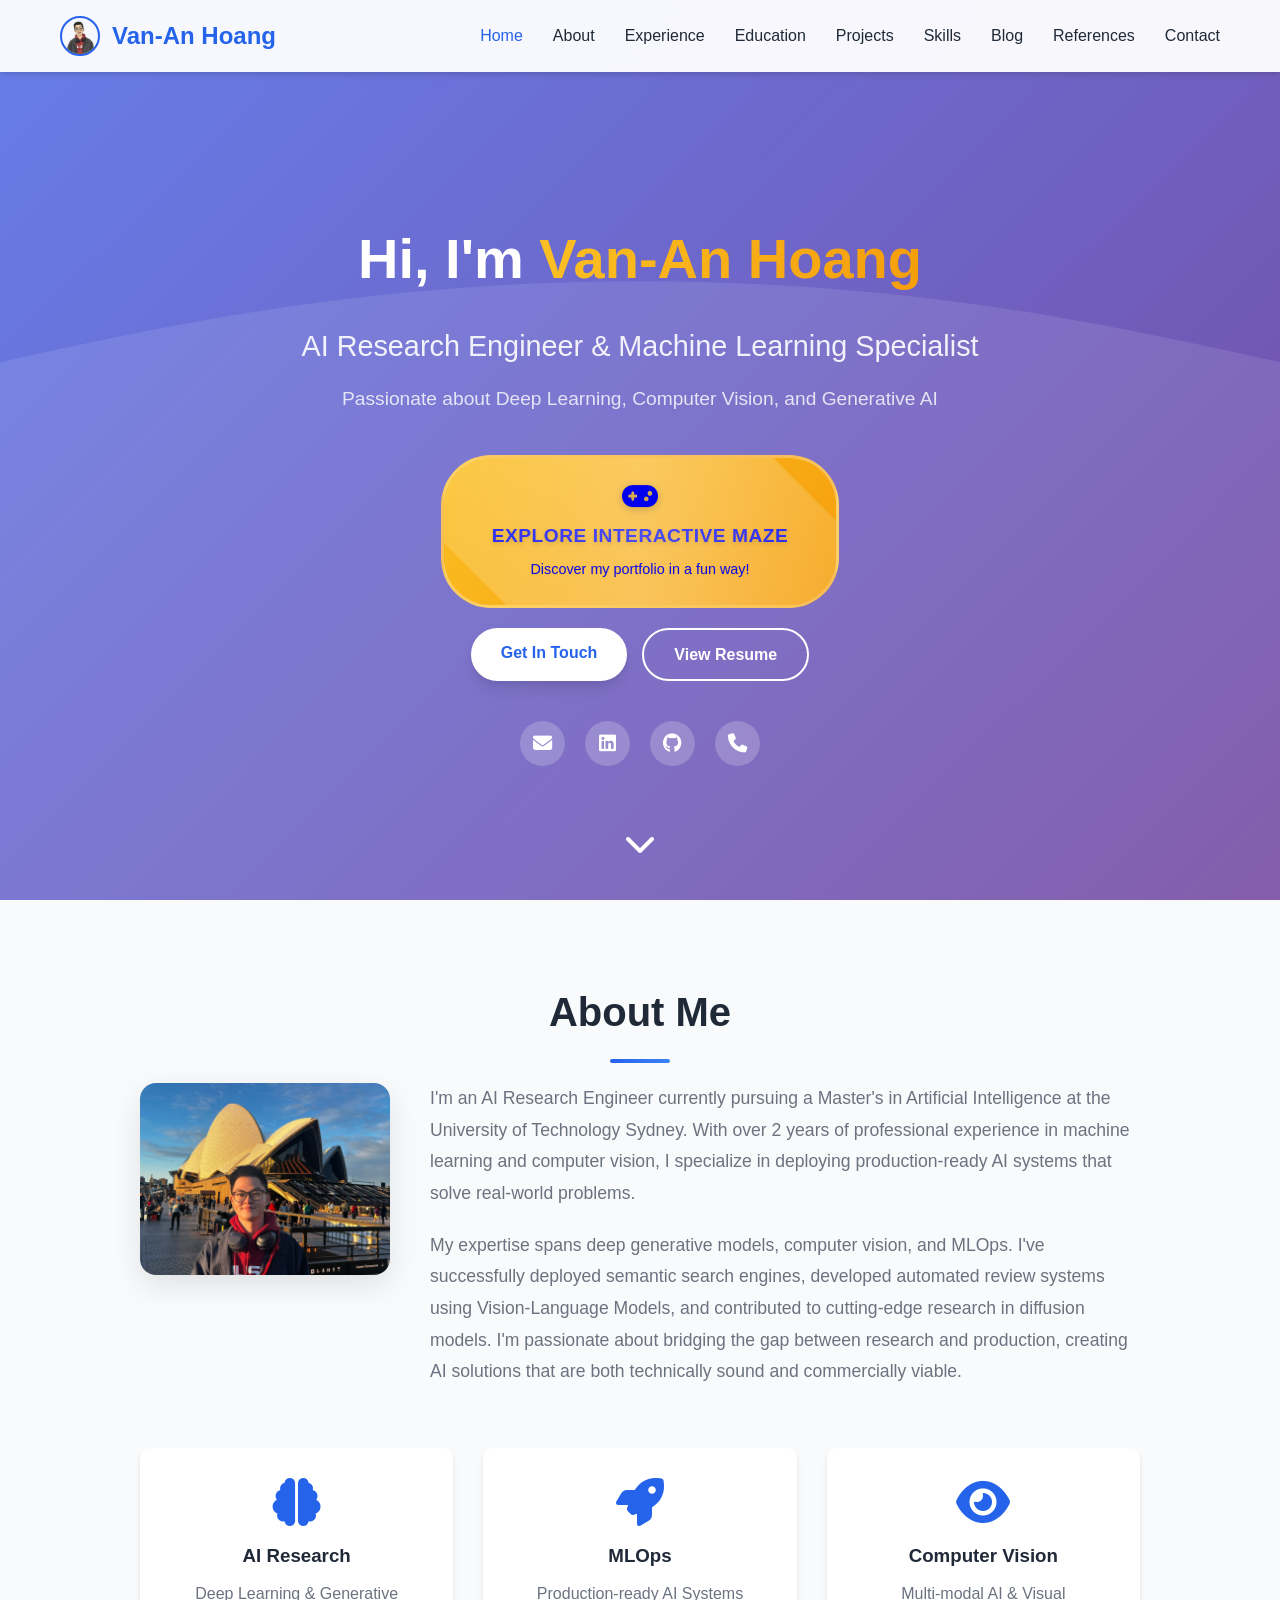
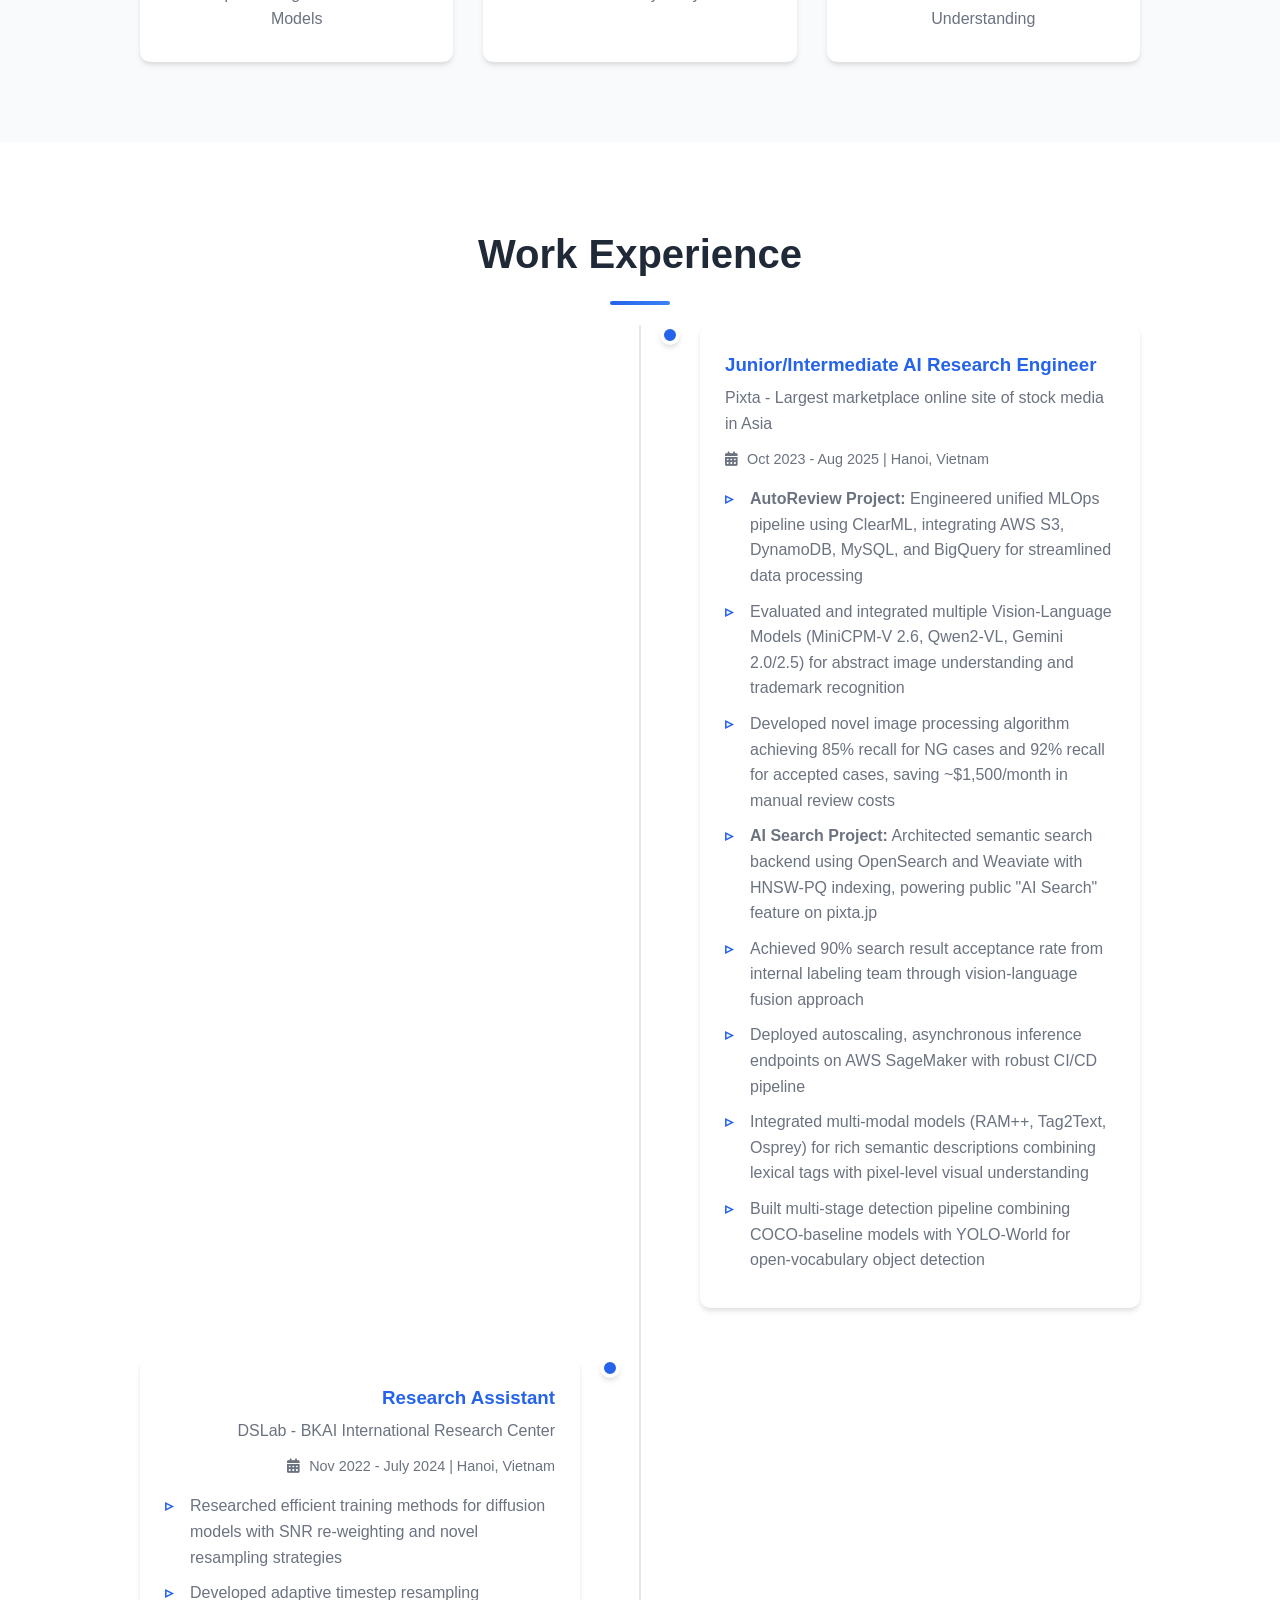
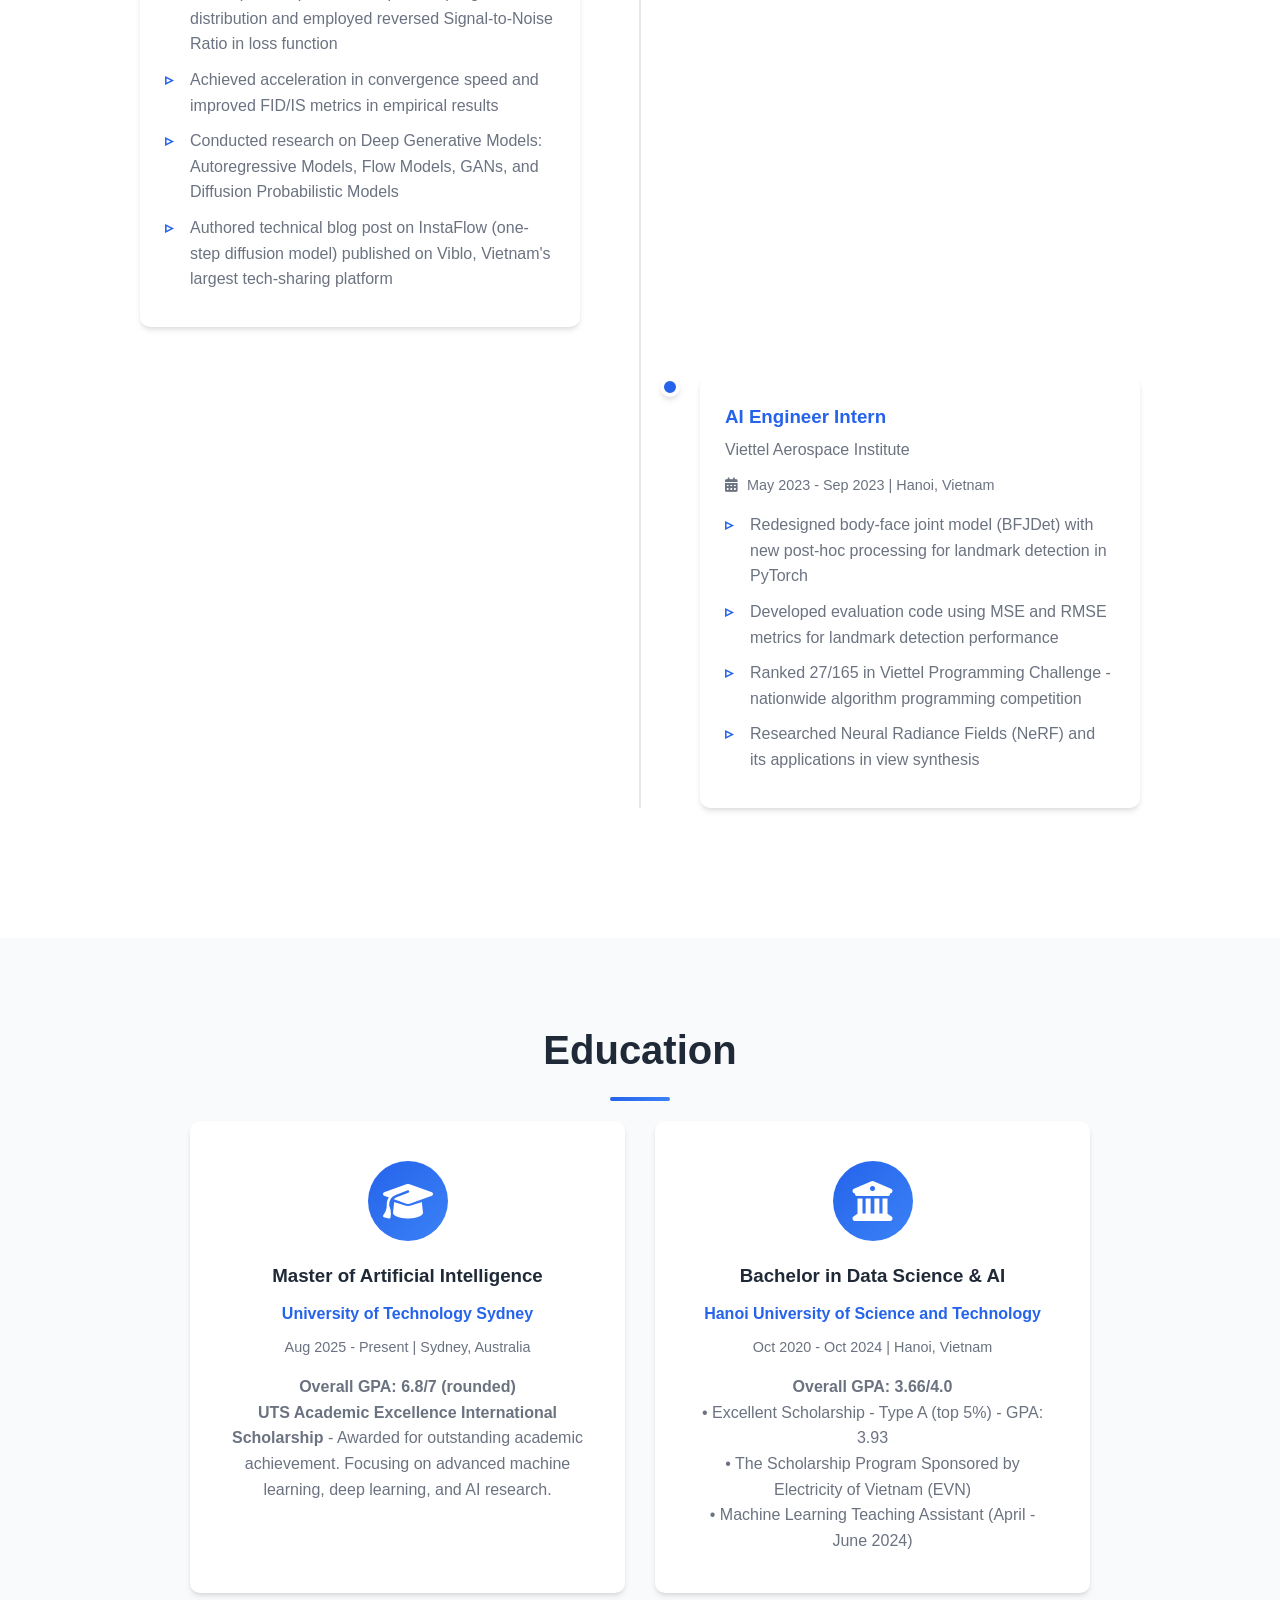
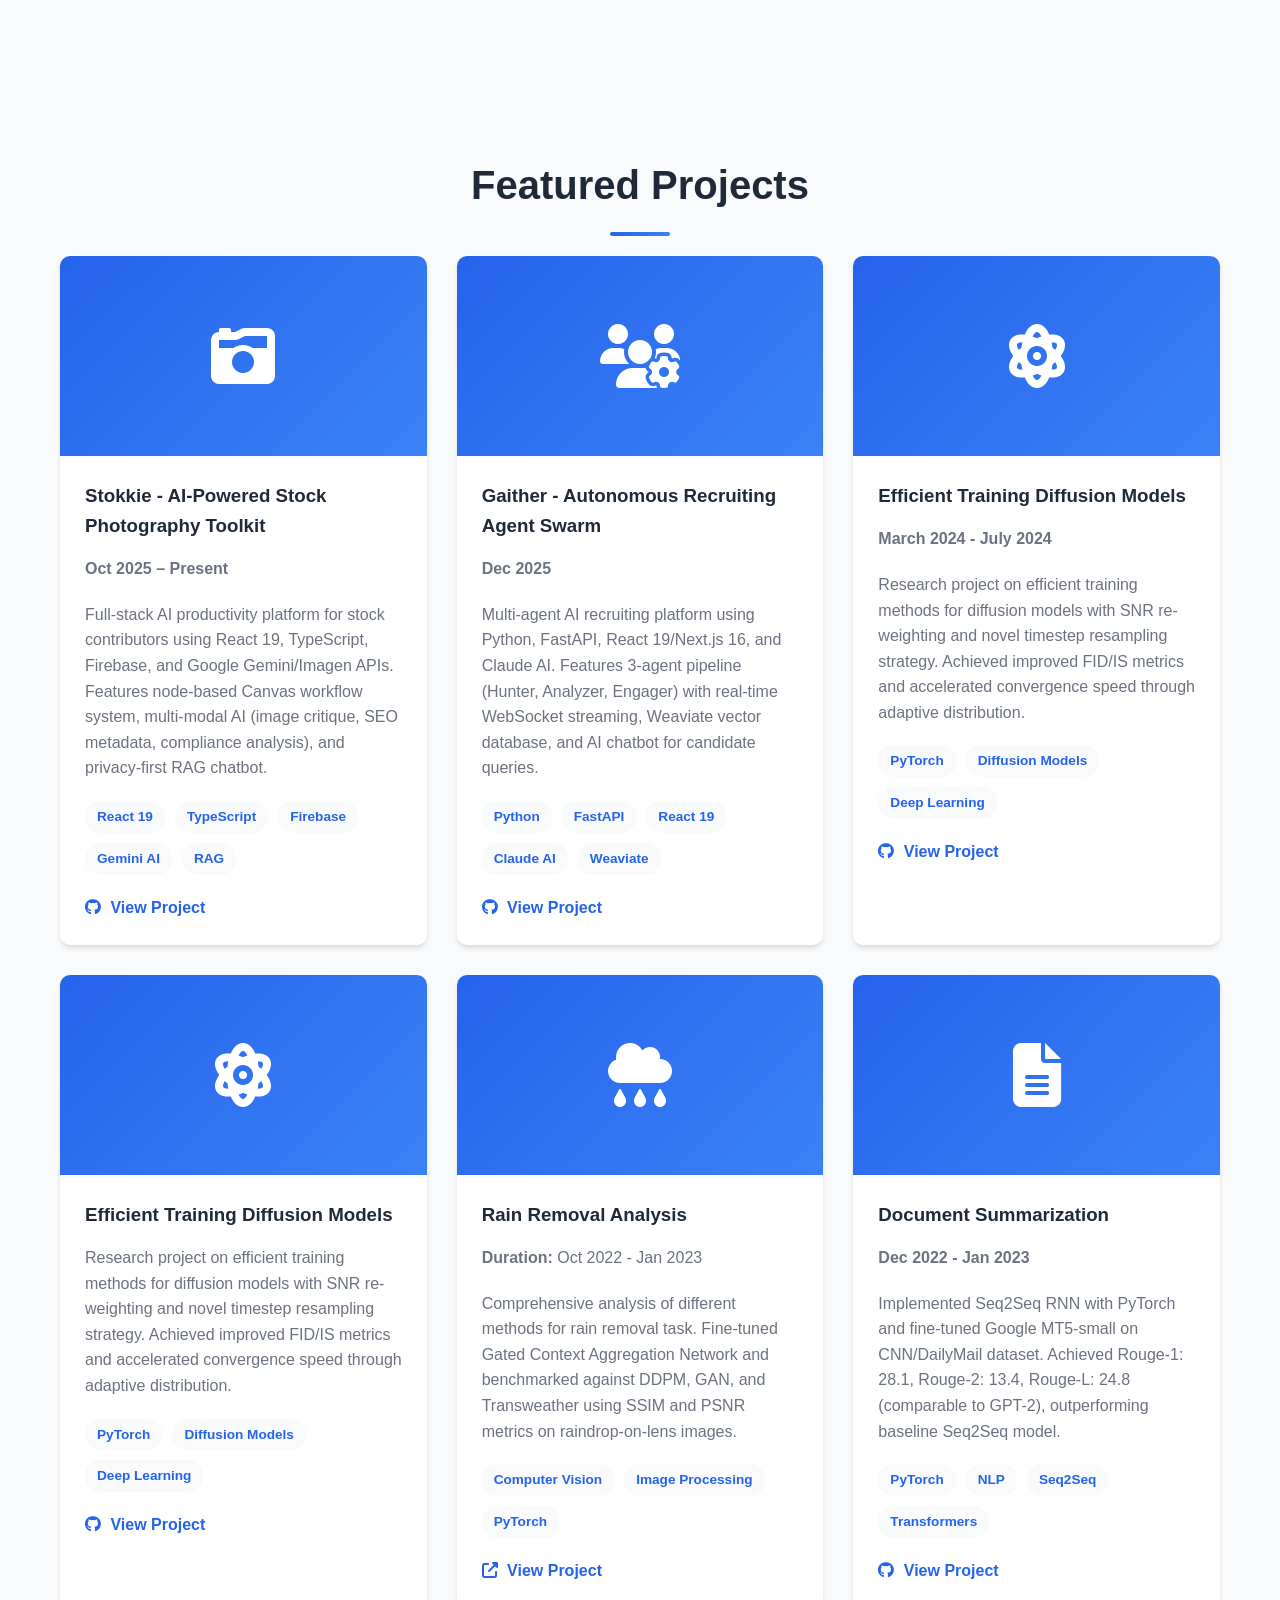
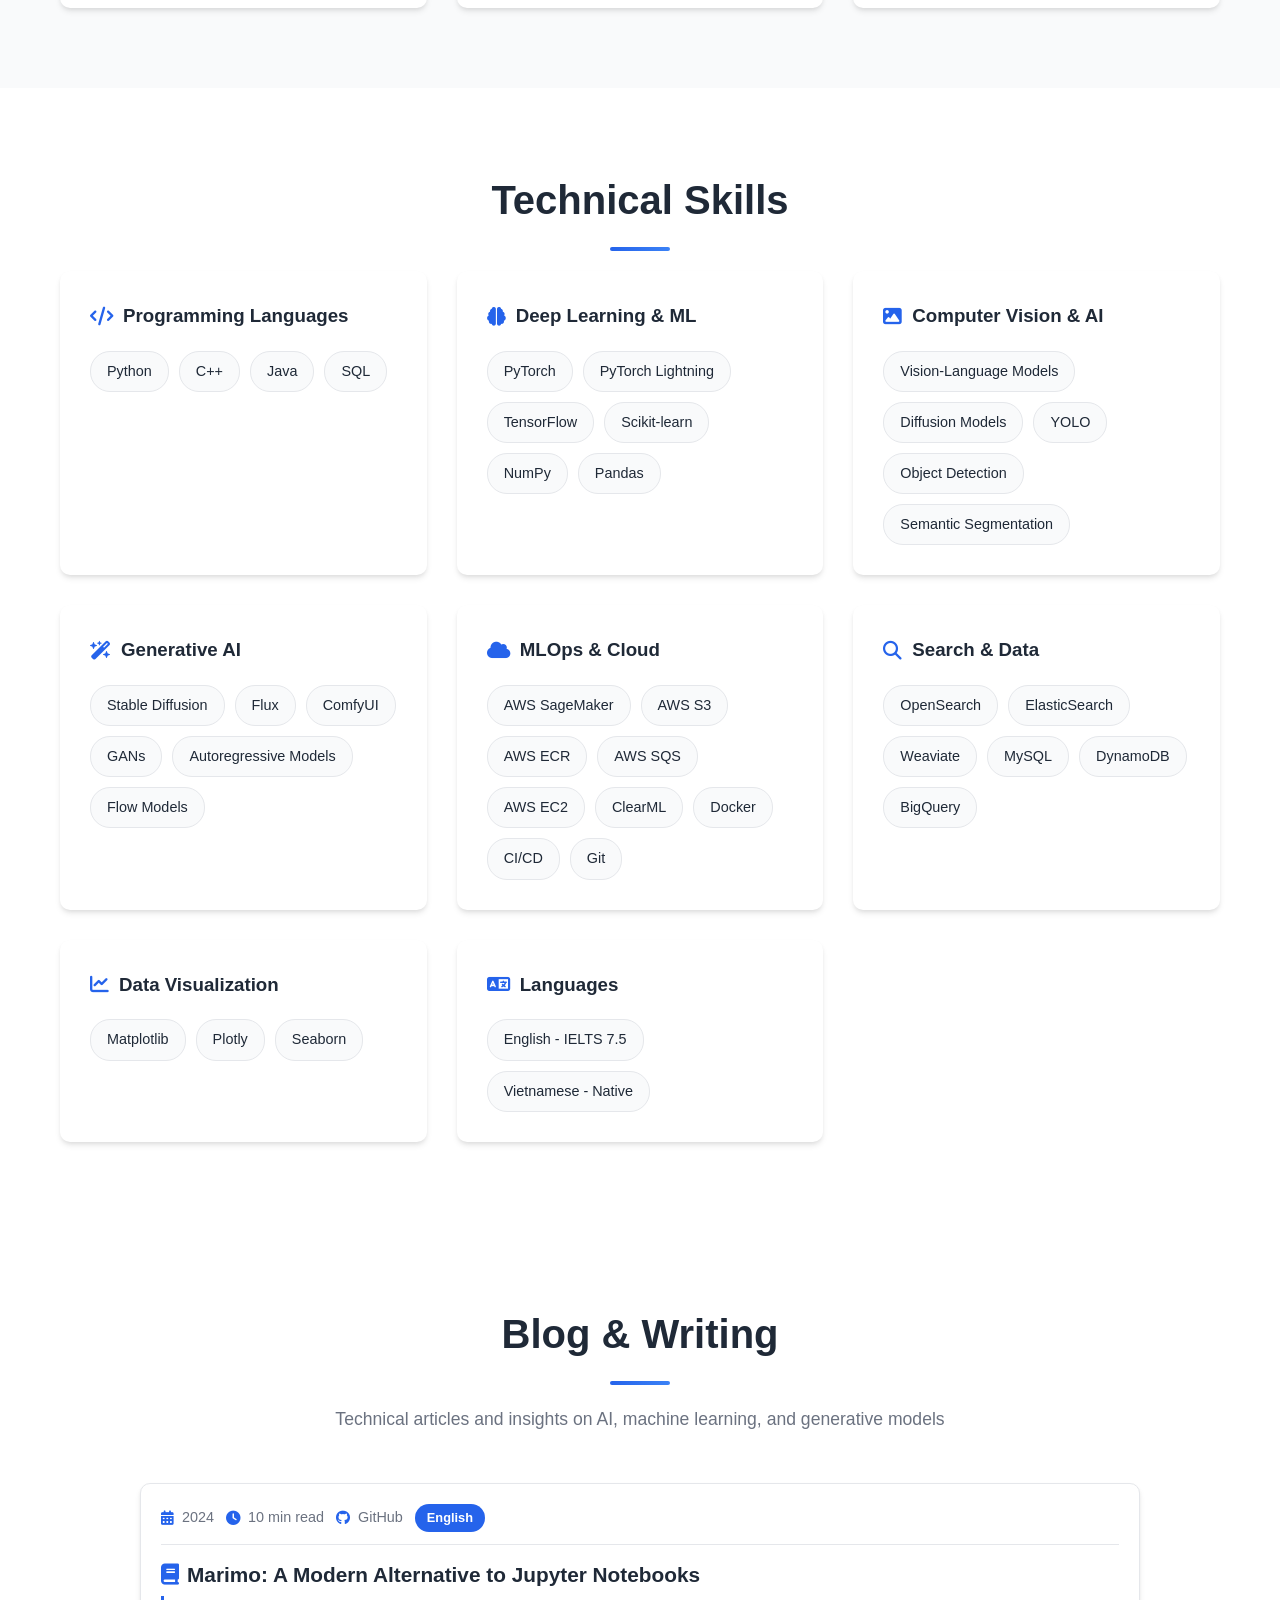
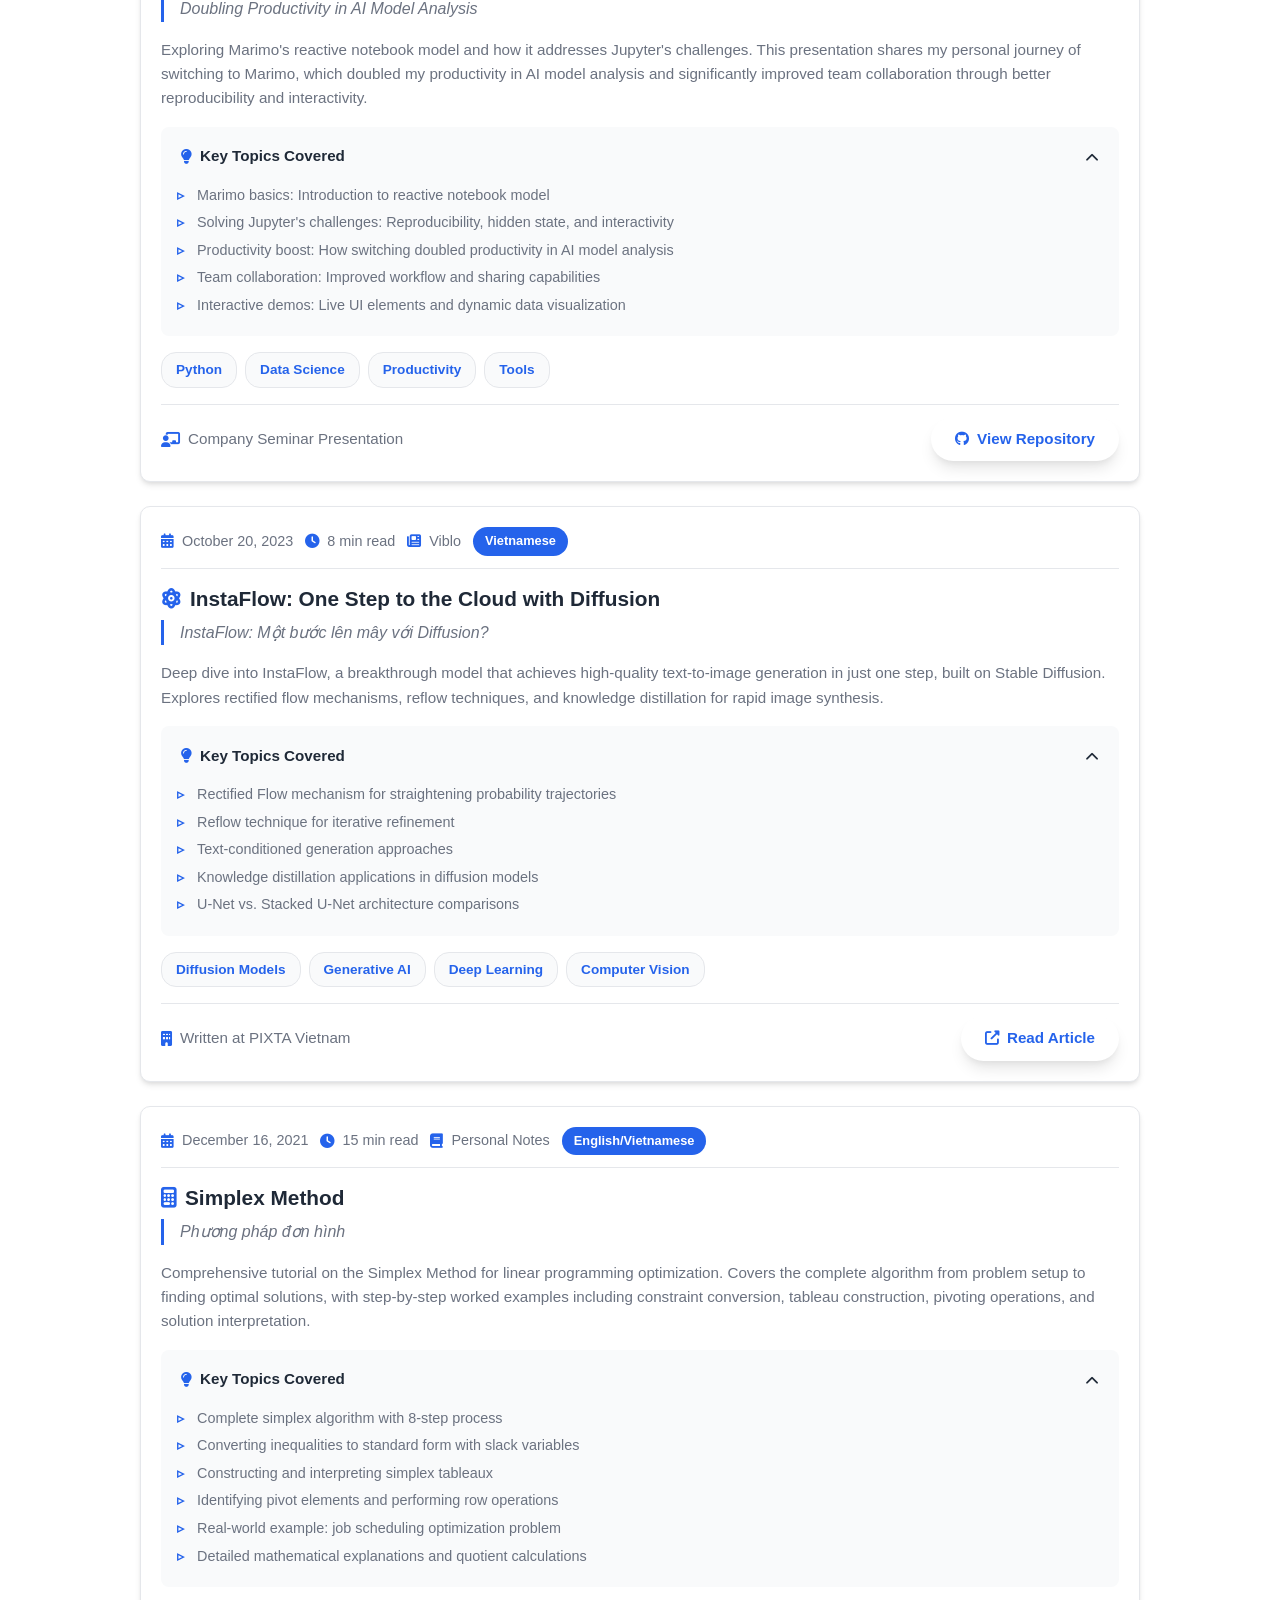
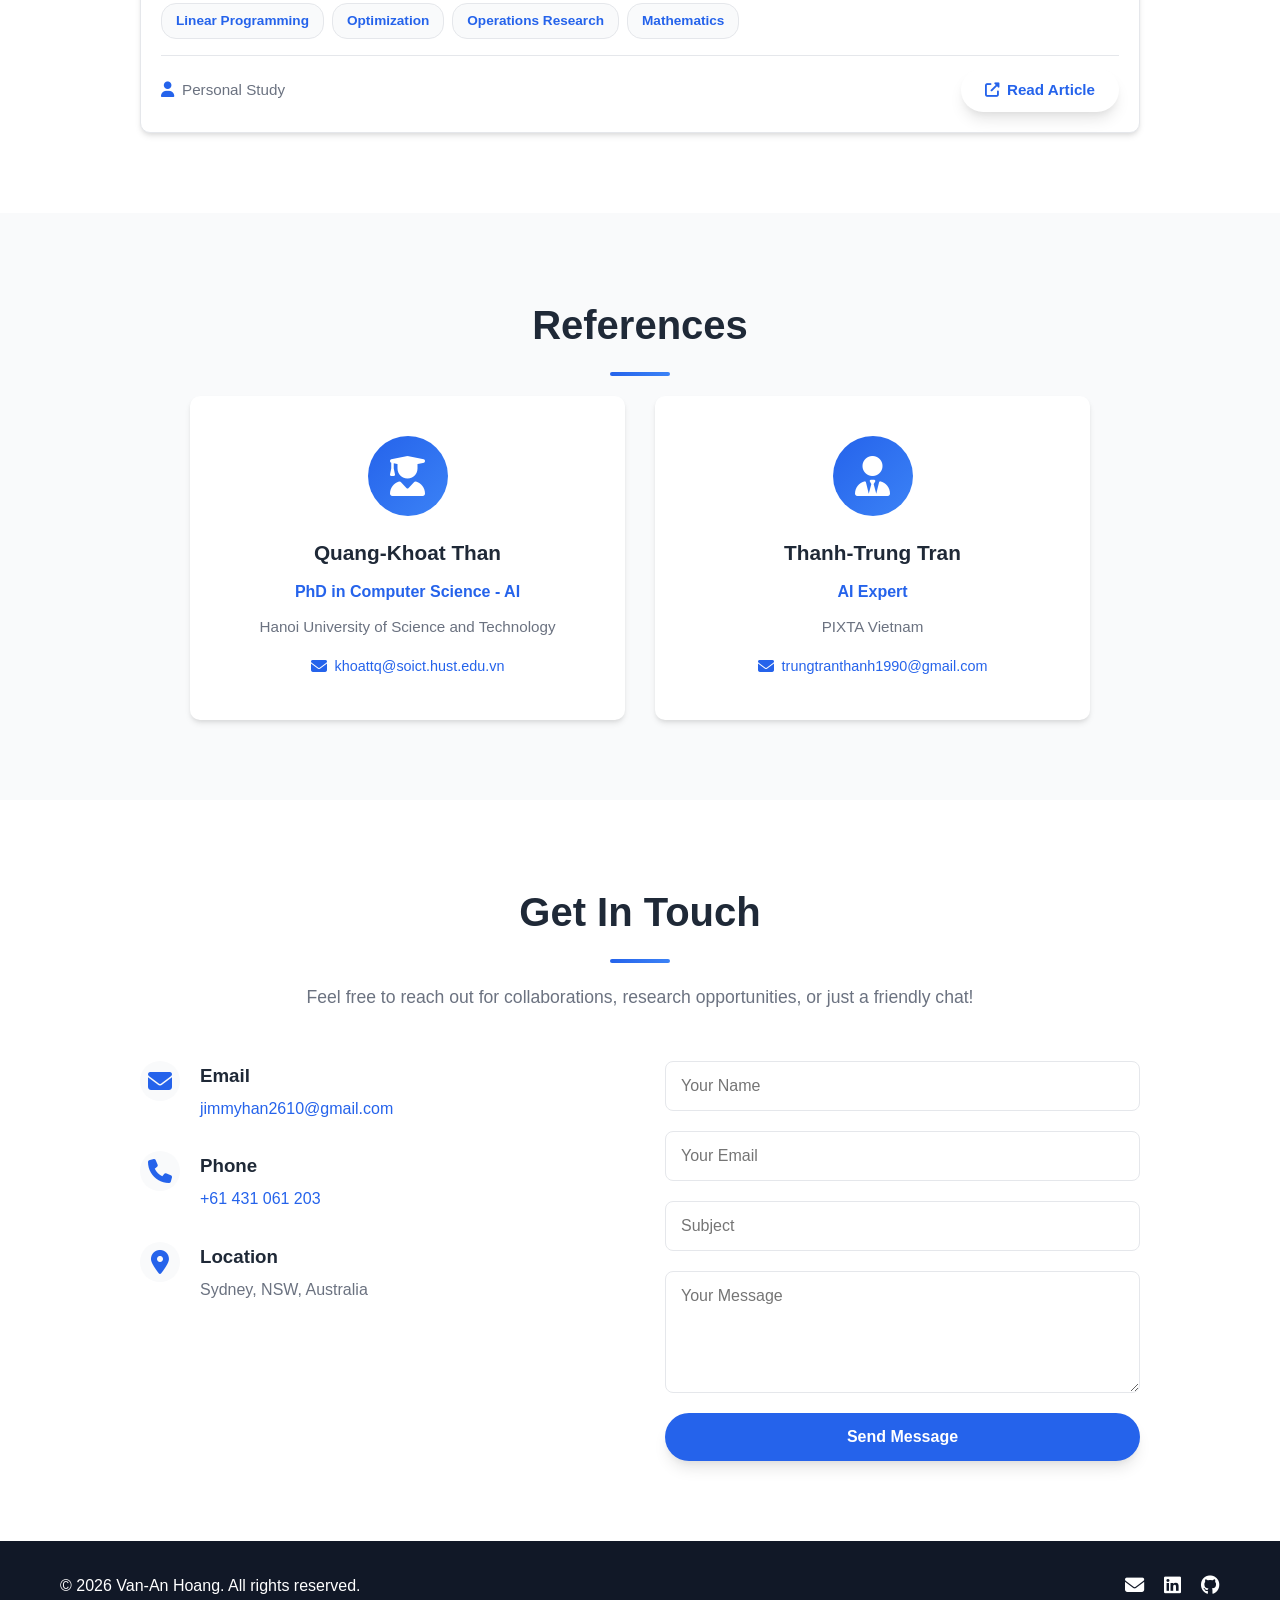
<file: index.html>
<!DOCTYPE html>
<html lang="en">
<head>
    <meta charset="UTF-8">
    <meta name="viewport" content="width=device-width, initial-scale=1.0">
    <title>Van-An Hoang - AI Research Engineer | Interactive Portfolio</title>
    <meta name="description" content="AI Research Engineer specializing in Deep Learning, Computer Vision, and Generative AI. Explore my interactive maze portfolio!">
    
    <!-- Favicons -->
    <link rel="icon" type="image/png" sizes="32x32" href="assets/images/favicon.png">
    <link rel="icon" type="image/png" sizes="192x192" href="assets/images/avatar.png">
    <link rel="apple-touch-icon" href="assets/images/avatar.png">
    
    <!-- Open Graph / Facebook -->
    <meta property="og:type" content="website">
    <meta property="og:url" content="https://ethanhoangg.github.io/">
    <meta property="og:title" content="Van-An Hoang - AI Research Engineer | Interactive Portfolio">
    <meta property="og:description" content="Navigate through an interactive maze to discover my AI/ML projects, experience, and skills. Features A* pathfinding and gamified portfolio exploration!">
    <meta property="og:image" content="https://ethanhoangg.github.io/assets/images/avatar.png">
    
    <!-- Twitter -->
    <meta property="twitter:card" content="summary_large_image">
    <meta property="twitter:url" content="https://ethanhoangg.github.io/">
    <meta property="twitter:title" content="Van-An Hoang - AI Research Engineer | Interactive Portfolio">
    <meta property="twitter:description" content="Navigate through an interactive maze to discover my AI/ML projects, experience, and skills. Features A* pathfinding and gamified portfolio exploration!">
    <meta property="twitter:image" content="https://ethanhoangg.github.io/assets/images/avatar.png">
    
    <link rel="stylesheet" href="css/shared.css">
    <link rel="stylesheet" href="css/styles.css">
    <link rel="stylesheet" href="https://cdnjs.cloudflare.com/ajax/libs/font-awesome/6.4.0/css/all.min.css">
</head>
<body>
    <!-- Navigation -->
    <nav class="navbar">
        <div class="container">
            <div class="nav-brand">
                <img src="assets/images/avatar.png" alt="Avatar" class="nav-avatar">
                <h2>Van-An Hoang</h2>
            </div>
            <div class="nav-toggle" id="navToggle">
                <span></span>
                <span></span>
                <span></span>
            </div>
            <ul class="nav-menu" id="navMenu">
                <li><a href="#home" class="nav-link">Home</a></li>
                <li><a href="#about" class="nav-link">About</a></li>
                <li><a href="#experience" class="nav-link">Experience</a></li>
                <li><a href="#education" class="nav-link">Education</a></li>
                <li><a href="#projects" class="nav-link">Projects</a></li>
                <li><a href="#skills" class="nav-link">Skills</a></li>
                <li><a href="#blog" class="nav-link">Blog</a></li>
                <li><a href="#references" class="nav-link">References</a></li>
                <li><a href="#contact" class="nav-link">Contact</a></li>
            </ul>
        </div>
    </nav>

    <!-- Hero Section -->
    <section id="home" class="hero">
        <div class="hero-content">
            <h1 class="hero-title">Hi, I'm <span class="highlight">Van-An Hoang</span></h1>
            <p class="hero-subtitle">AI Research Engineer & Machine Learning Specialist</p>
            <p class="hero-description">Passionate about Deep Learning, Computer Vision, and Generative AI</p>
            <div class="hero-buttons">
                <a href="maze.html" class="btn btn-maze">
                    <i class="fas fa-gamepad"></i>
                    <span>Explore Interactive Maze</span>
                    <small>Discover my portfolio in a fun way!</small>
                </a>
                <div class="hero-buttons-row">
                    <a href="#contact" class="btn btn-primary">Get In Touch</a>
                    <a href="assets/documents/Van_An_Hoang_2026.pdf" class="btn btn-secondary">View Resume</a>
                </div>
            </div>
            <div class="social-links">
                <a href="mailto:jimmyhan2610@gmail.com" target="_blank" title="Email"><i class="fas fa-envelope"></i></a>
                <a href="https://linkedin.com/in/van-an-hoang" target="_blank" title="LinkedIn"><i class="fab fa-linkedin"></i></a>
                <a href="https://github.com/EthAnHoangg" target="_blank" title="GitHub"><i class="fab fa-github"></i></a>
                <a href="tel:+61431061203" target="_blank" title="Phone"><i class="fas fa-phone"></i></a>
            </div>
        </div>
        <div class="scroll-down">
            <a href="#about"><i class="fas fa-chevron-down"></i></a>
        </div>
    </section>

    <!-- About Section -->
    <section id="about" class="about section">
        <div class="container">
            <h2 class="section-title">About Me</h2>
            <div class="about-content">
                <div class="about-top">
                    <div class="about-image">
                        <img src="assets/images/portrait.jpeg" alt="Van-An Hoang at Sydney Opera House">
                    </div>
                    <div class="about-text">
                        <p>I'm an AI Research Engineer currently pursuing a Master's in Artificial Intelligence at the University of Technology Sydney. With over 2 years of professional experience in machine learning and computer vision, I specialize in deploying production-ready AI systems that solve real-world problems.</p>
                        <p>My expertise spans deep generative models, computer vision, and MLOps. I've successfully deployed semantic search engines, developed automated review systems using Vision-Language Models, and contributed to cutting-edge research in diffusion models. I'm passionate about bridging the gap between research and production, creating AI solutions that are both technically sound and commercially viable.</p>
                    </div>
                </div>
                <div class="about-highlights">
                    <div class="highlight-item">
                        <i class="fas fa-brain"></i>
                        <h3>AI Research</h3>
                        <p>Deep Learning & Generative Models</p>
                    </div>
                    <div class="highlight-item">
                        <i class="fas fa-rocket"></i>
                        <h3>MLOps</h3>
                        <p>Production-ready AI Systems</p>
                    </div>
                    <div class="highlight-item">
                        <i class="fas fa-eye"></i>
                        <h3>Computer Vision</h3>
                        <p>Multi-modal AI & Visual Understanding</p>
                    </div>
                </div>
            </div>
        </div>
    </section>

    <!-- Experience Section -->
    <section id="experience" class="experience section">
        <div class="container">
            <h2 class="section-title">Work Experience</h2>
            <div class="timeline">
                <div class="timeline-item">
                    <div class="timeline-dot"></div>
                    <div class="timeline-content">
                        <h3>Junior/Intermediate AI Research Engineer</h3>
                        <h4>Pixta - Largest marketplace online site of stock media in Asia</h4>
                        <span class="timeline-date"><i class="fas fa-calendar-alt"></i> Oct 2023 - Aug 2025 | Hanoi, Vietnam</span>
                        <ul>
                            <li><strong>AutoReview Project:</strong> Engineered unified MLOps pipeline using ClearML, integrating AWS S3, DynamoDB, MySQL, and BigQuery for streamlined data processing</li>
                            <li>Evaluated and integrated multiple Vision-Language Models (MiniCPM-V 2.6, Qwen2-VL, Gemini 2.0/2.5) for abstract image understanding and trademark recognition</li>
                            <li>Developed novel image processing algorithm achieving 85% recall for NG cases and 92% recall for accepted cases, saving ~$1,500/month in manual review costs</li>
                            <li><strong>AI Search Project:</strong> Architected semantic search backend using OpenSearch and Weaviate with HNSW-PQ indexing, powering public "AI Search" feature on pixta.jp</li>
                            <li>Achieved 90% search result acceptance rate from internal labeling team through vision-language fusion approach</li>
                            <li>Deployed autoscaling, asynchronous inference endpoints on AWS SageMaker with robust CI/CD pipeline</li>
                            <li>Integrated multi-modal models (RAM++, Tag2Text, Osprey) for rich semantic descriptions combining lexical tags with pixel-level visual understanding</li>
                            <li>Built multi-stage detection pipeline combining COCO-baseline models with YOLO-World for open-vocabulary object detection</li>
                        </ul>
                    </div>
                </div>
                <div class="timeline-item">
                    <div class="timeline-dot"></div>
                    <div class="timeline-content">
                        <h3>Research Assistant</h3>
                        <h4>DSLab - BKAI International Research Center</h4>
                        <span class="timeline-date"><i class="fas fa-calendar-alt"></i> Nov 2022 - July 2024 | Hanoi, Vietnam</span>
                        <ul>
                            <li>Researched efficient training methods for diffusion models with SNR re-weighting and novel resampling strategies</li>
                            <li>Developed adaptive timestep resampling distribution and employed reversed Signal-to-Noise Ratio in loss function</li>
                            <li>Achieved acceleration in convergence speed and improved FID/IS metrics in empirical results</li>
                            <li>Conducted research on Deep Generative Models: Autoregressive Models, Flow Models, GANs, and Diffusion Probabilistic Models</li>
                            <li>Authored technical blog post on InstaFlow (one-step diffusion model) published on Viblo, Vietnam's largest tech-sharing platform</li>
                        </ul>
                    </div>
                </div>
                <div class="timeline-item">
                    <div class="timeline-dot"></div>
                    <div class="timeline-content">
                        <h3>AI Engineer Intern</h3>
                        <h4>Viettel Aerospace Institute</h4>
                        <span class="timeline-date"><i class="fas fa-calendar-alt"></i> May 2023 - Sep 2023 | Hanoi, Vietnam</span>
                        <ul>
                            <li>Redesigned body-face joint model (BFJDet) with new post-hoc processing for landmark detection in PyTorch</li>
                            <li>Developed evaluation code using MSE and RMSE metrics for landmark detection performance</li>
                            <li>Ranked 27/165 in Viettel Programming Challenge - nationwide algorithm programming competition</li>
                            <li>Researched Neural Radiance Fields (NeRF) and its applications in view synthesis</li>
                        </ul>
                    </div>
                </div>
            </div>
        </div>
    </section>

    <!-- Education Section -->
    <section id="education" class="education section">
        <div class="container">
            <h2 class="section-title">Education</h2>
            <div class="education-grid">
                <div class="education-card">
                    <div class="education-icon">
                        <i class="fas fa-graduation-cap"></i>
                    </div>
                    <h3>Master of Artificial Intelligence</h3>
                    <h4>University of Technology Sydney</h4>
                    <span class="education-date">Aug 2025 - Present | Sydney, Australia</span>
                    <p><strong>Overall GPA: 6.8/7 (rounded)</strong><br>
                    <strong>UTS Academic Excellence International Scholarship</strong> - Awarded for outstanding academic achievement. Focusing on advanced machine learning, deep learning, and AI research.</p>
                </div>
                <div class="education-card">
                    <div class="education-icon">
                        <i class="fas fa-university"></i>
                    </div>
                    <h3>Bachelor in Data Science & AI</h3>
                    <h4>Hanoi University of Science and Technology</h4>
                    <span class="education-date">Oct 2020 - Oct 2024 | Hanoi, Vietnam</span>
                    <p><strong>Overall GPA: 3.66/4.0</strong><br>
                    • Excellent Scholarship - Type A (top 5%) - GPA: 3.93<br>
                    • The Scholarship Program Sponsored by Electricity of Vietnam (EVN)<br>
                    • Machine Learning Teaching Assistant (April - June 2024)</p>
                </div>
            </div>
        </div>
    </section>

    <!-- Projects Section -->
    <section id="projects" class="projects section">
        <div class="container">
            <h2 class="section-title">Featured Projects</h2>
            <div class="projects-grid">
                <div class="project-card">
                    <div class="project-image">
                        <i class="fas fa-camera-retro"></i>
                    </div>
                    <div class="project-content">
                        <h3>Stokkie - AI-Powered Stock Photography Toolkit</h3>
                        <p><strong>Oct 2025 – Present</strong></p>
                        <p>Full-stack AI productivity platform for stock contributors using React 19, TypeScript, Firebase, and Google Gemini/Imagen APIs. Features node-based Canvas workflow system, multi-modal AI (image critique, SEO metadata, compliance analysis), and privacy-first RAG chatbot.</p>
                        <div class="project-tech">
                            <span>React 19</span>
                            <span>TypeScript</span>
                            <span>Firebase</span>
                            <span>Gemini AI</span>
                            <span>RAG</span>
                        </div>
                        <div class="project-links">
                            <a href="https://github.com/EthAnHoangg" target="_blank"><i class="fab fa-github"></i> View Project</a>
                        </div>
                    </div>
                </div>
                <div class="project-card">
                    <div class="project-image">
                        <i class="fas fa-users-cog"></i>
                    </div>
                    <div class="project-content">
                        <h3>Gaither - Autonomous Recruiting Agent Swarm</h3>
                        <p><strong>Dec 2025</strong></p>
                        <p>Multi-agent AI recruiting platform using Python, FastAPI, React 19/Next.js 16, and Claude AI. Features 3-agent pipeline (Hunter, Analyzer, Engager) with real-time WebSocket streaming, Weaviate vector database, and AI chatbot for candidate queries.</p>
                        <div class="project-tech">
                            <span>Python</span>
                            <span>FastAPI</span>
                            <span>React 19</span>
                            <span>Claude AI</span>
                            <span>Weaviate</span>
                        </div>
                        <div class="project-links">
                            <a href="https://github.com/EthAnHoangg" target="_blank"><i class="fab fa-github"></i> View Project</a>
                        </div>
                    </div>
                </div>
                <div class="project-card">
                    <div class="project-image">
                        <i class="fas fa-atom"></i>
                    </div>
                    <div class="project-content">
                        <h3>Efficient Training Diffusion Models</h3>
                        <p><strong>March 2024 - July 2024</strong></p>
                        <p>Research project on efficient training methods for diffusion models with SNR re-weighting and novel timestep resampling strategy. Achieved improved FID/IS metrics and accelerated convergence speed through adaptive distribution.</p>
                        <div class="project-tech">
                            <span>PyTorch</span>
                            <span>Diffusion Models</span>
                            <span>Deep Learning</span>
                        </div>
                        <div class="project-links">
                            <a href="https://github.com/HoangAnAIRS/exponential-SNR-diffusion" target="_blank"><i class="fab fa-github"></i> View Project</a>
                        </div>
                    </div>
                </div>
                <div class="project-card">
                    <div class="project-image">
                        <i class="fas fa-atom"></i>
                    </div>
                    <div class="project-content">
                        <h3>Efficient Training Diffusion Models</h3>
                        <p>Research project on efficient training methods for diffusion models with SNR re-weighting and novel timestep resampling strategy. Achieved improved FID/IS metrics and accelerated convergence speed through adaptive distribution.</p>
                        <div class="project-tech">
                            <span>PyTorch</span>
                            <span>Diffusion Models</span>
                            <span>Deep Learning</span>
                        </div>
                        <div class="project-links">
                            <a href="https://github.com/HoangAnAIRS/exponential-SNR-diffusion" target="_blank"><i class="fab fa-github"></i> View Project</a>
                        </div>
                    </div>
                </div>
                <div class="project-card">
                    <div class="project-image">
                        <i class="fas fa-cloud-rain"></i>
                    </div>
                    <div class="project-content">
                        <h3>Rain Removal Analysis</h3>
                        <p><strong>Duration:</strong> Oct 2022 - Jan 2023</p>
                        <p>Comprehensive analysis of different methods for rain removal task. Fine-tuned Gated Context Aggregation Network and benchmarked against DDPM, GAN, and Transweather using SSIM and PSNR metrics on raindrop-on-lens images.</p>
                        <div class="project-tech">
                            <span>Computer Vision</span>
                            <span>Image Processing</span>
                            <span>PyTorch</span>
                        </div>
                        <div class="project-links">
                            <a href="https://drive.google.com/drive/folders/1zqu1nTZ7Yb06Lkm0utC-yvT6vVn9DRC9?usp=drive_link" target="_blank"><i class="fas fa-external-link-alt"></i> View Project</a>
                        </div>
                    </div>
                </div>
                <div class="project-card">
                    <div class="project-image">
                        <i class="fas fa-file-alt"></i>
                    </div>
                    <div class="project-content">
                        <h3>Document Summarization</h3>
                        <p><strong>Dec 2022 - Jan 2023</strong></p>
                        <p>Implemented Seq2Seq RNN with PyTorch and fine-tuned Google MT5-small on CNN/DailyMail dataset. Achieved Rouge-1: 28.1, Rouge-2: 13.4, Rouge-L: 24.8 (comparable to GPT-2), outperforming baseline Seq2Seq model.</p>
                        <div class="project-tech">
                            <span>PyTorch</span>
                            <span>NLP</span>
                            <span>Seq2Seq</span>
                            <span>Transformers</span>
                        </div>
                        <div class="project-links">
                            <a href="https://github.com/EthAnHoangg" target="_blank"><i class="fab fa-github"></i> View Project</a>
                        </div>
                    </div>
                </div>
            </div>
        </div>
    </section>

    <!-- Skills Section -->
    <section id="skills" class="skills section">
        <div class="container">
            <h2 class="section-title">Technical Skills</h2>
            <div class="skills-grid">
                <div class="skill-category">
                    <h3><i class="fas fa-code"></i> Programming Languages</h3>
                    <div class="skill-tags">
                        <span class="skill-tag">Python</span>
                        <span class="skill-tag">C++</span>
                        <span class="skill-tag">Java</span>
                        <span class="skill-tag">SQL</span>
                    </div>
                </div>
                <div class="skill-category">
                    <h3><i class="fas fa-brain"></i> Deep Learning & ML</h3>
                    <div class="skill-tags">
                        <span class="skill-tag">PyTorch</span>
                        <span class="skill-tag">PyTorch Lightning</span>
                        <span class="skill-tag">TensorFlow</span>
                        <span class="skill-tag">Scikit-learn</span>
                        <span class="skill-tag">NumPy</span>
                        <span class="skill-tag">Pandas</span>
                    </div>
                </div>
                <div class="skill-category">
                    <h3><i class="fas fa-image"></i> Computer Vision & AI</h3>
                    <div class="skill-tags">
                        <span class="skill-tag">Vision-Language Models</span>
                        <span class="skill-tag">Diffusion Models</span>
                        <span class="skill-tag">YOLO</span>
                        <span class="skill-tag">Object Detection</span>
                        <span class="skill-tag">Semantic Segmentation</span>
                    </div>
                </div>
                <div class="skill-category">
                    <h3><i class="fas fa-wand-magic-sparkles"></i> Generative AI</h3>
                    <div class="skill-tags">
                        <span class="skill-tag">Stable Diffusion</span>
                        <span class="skill-tag">Flux</span>
                        <span class="skill-tag">ComfyUI</span>
                        <span class="skill-tag">GANs</span>
                        <span class="skill-tag">Autoregressive Models</span>
                        <span class="skill-tag">Flow Models</span>
                    </div>
                </div>
                <div class="skill-category">
                    <h3><i class="fas fa-cloud"></i> MLOps & Cloud</h3>
                    <div class="skill-tags">
                        <span class="skill-tag">AWS SageMaker</span>
                        <span class="skill-tag">AWS S3</span>
                        <span class="skill-tag">AWS ECR</span>
                        <span class="skill-tag">AWS SQS</span>
                        <span class="skill-tag">AWS EC2</span>
                        <span class="skill-tag">ClearML</span>
                        <span class="skill-tag">Docker</span>
                        <span class="skill-tag">CI/CD</span>
                        <span class="skill-tag">Git</span>
                    </div>
                </div>
                <div class="skill-category">
                    <h3><i class="fas fa-search"></i> Search & Data</h3>
                    <div class="skill-tags">
                        <span class="skill-tag">OpenSearch</span>
                        <span class="skill-tag">ElasticSearch</span>
                        <span class="skill-tag">Weaviate</span>
                        <span class="skill-tag">MySQL</span>
                        <span class="skill-tag">DynamoDB</span>
                        <span class="skill-tag">BigQuery</span>
                    </div>
                </div>
                <div class="skill-category">
                    <h3><i class="fas fa-chart-line"></i> Data Visualization</h3>
                    <div class="skill-tags">
                        <span class="skill-tag">Matplotlib</span>
                        <span class="skill-tag">Plotly</span>
                        <span class="skill-tag">Seaborn</span>
                    </div>
                </div>
                <div class="skill-category">
                    <h3><i class="fas fa-language"></i> Languages</h3>
                    <div class="skill-tags">
                        <span class="skill-tag">English - IELTS 7.5</span>
                        <span class="skill-tag">Vietnamese - Native</span>
                    </div>
                </div>
            </div>
        </div>
    </section>

    <!-- Blog Section -->
    <section id="blog" class="blog section">
        <div class="container">
            <h2 class="section-title">Blog & Writing</h2>
            <p class="section-subtitle">Technical articles and insights on AI, machine learning, and generative models</p>
            <div class="blog-list">
                <article class="blog-article">
                    <div class="blog-meta-info">
                        <span class="blog-date"><i class="fas fa-calendar-alt"></i> 2024</span>
                        <span class="blog-read-time"><i class="fas fa-clock"></i> 10 min read</span>
                        <span class="blog-platform"><i class="fab fa-github"></i> GitHub</span>
                        <span class="blog-language">English</span>
                    </div>
                    <h3 class="blog-title"><i class="fas fa-book"></i> Marimo: A Modern Alternative to Jupyter Notebooks</h3>
                    <p class="blog-title-vietnamese">Doubling Productivity in AI Model Analysis</p>
                    <p class="blog-description">Exploring Marimo's reactive notebook model and how it addresses Jupyter's challenges. This presentation shares my personal journey of switching to Marimo, which doubled my productivity in AI model analysis and significantly improved team collaboration through better reproducibility and interactivity.</p>
                    <div class="blog-highlights active">
                        <h4 class="blog-accordion-toggle">
                            <span><i class="fas fa-lightbulb"></i> Key Topics Covered</span>
                            <i class="fas fa-chevron-down"></i>
                        </h4>
                        <ul class="blog-accordion-content">
                            <li>Marimo basics: Introduction to reactive notebook model</li>
                            <li>Solving Jupyter's challenges: Reproducibility, hidden state, and interactivity</li>
                            <li>Productivity boost: How switching doubled productivity in AI model analysis</li>
                            <li>Team collaboration: Improved workflow and sharing capabilities</li>
                            <li>Interactive demos: Live UI elements and dynamic data visualization</li>
                        </ul>
                    </div>
                    <div class="blog-tags">
                        <span class="blog-tag">Python</span>
                        <span class="blog-tag">Data Science</span>
                        <span class="blog-tag">Productivity</span>
                        <span class="blog-tag">Tools</span>
                    </div>
                    <div class="blog-footer">
                        <span class="blog-org"><i class="fas fa-chalkboard-teacher"></i> Company Seminar Presentation</span>
                        <a href="https://github.com/EthAnHoangg/marimo-intro" target="_blank" class="btn btn-primary blog-link">
                            <i class="fab fa-github"></i> View Repository
                        </a>
                    </div>
                </article>

                <article class="blog-article">
                    <div class="blog-meta-info">
                        <span class="blog-date"><i class="fas fa-calendar-alt"></i> October 20, 2023</span>
                        <span class="blog-read-time"><i class="fas fa-clock"></i> 8 min read</span>
                        <span class="blog-platform"><i class="fas fa-newspaper"></i> Viblo</span>
                        <span class="blog-language">Vietnamese</span>
                    </div>
                    <h3 class="blog-title"><i class="fas fa-atom"></i> InstaFlow: One Step to the Cloud with Diffusion</h3>
                    <p class="blog-title-vietnamese">InstaFlow: Một bước lên mây với Diffusion?</p>
                    <p class="blog-description">Deep dive into InstaFlow, a breakthrough model that achieves high-quality text-to-image generation in just one step, built on Stable Diffusion. Explores rectified flow mechanisms, reflow techniques, and knowledge distillation for rapid image synthesis.</p>
                    <div class="blog-highlights active">
                        <h4 class="blog-accordion-toggle">
                            <span><i class="fas fa-lightbulb"></i> Key Topics Covered</span>
                            <i class="fas fa-chevron-down"></i>
                        </h4>
                        <ul class="blog-accordion-content">
                            <li>Rectified Flow mechanism for straightening probability trajectories</li>
                            <li>Reflow technique for iterative refinement</li>
                            <li>Text-conditioned generation approaches</li>
                            <li>Knowledge distillation applications in diffusion models</li>
                            <li>U-Net vs. Stacked U-Net architecture comparisons</li>
                        </ul>
                    </div>
                    <div class="blog-tags">
                        <span class="blog-tag">Diffusion Models</span>
                        <span class="blog-tag">Generative AI</span>
                        <span class="blog-tag">Deep Learning</span>
                        <span class="blog-tag">Computer Vision</span>
                    </div>
                    <div class="blog-footer">
                        <span class="blog-org"><i class="fas fa-building"></i> Written at PIXTA Vietnam</span>
                        <a href="https://viblo.asia/p/instaflow-mot-buoc-len-may-voi-diffusion-vlZL9oxZ4QK" target="_blank" class="btn btn-primary blog-link">
                            <i class="fas fa-external-link-alt"></i> Read Article
                        </a>
                    </div>
                </article>

                <article class="blog-article">
                    <div class="blog-meta-info">
                        <span class="blog-date"><i class="fas fa-calendar-alt"></i> December 16, 2021</span>
                        <span class="blog-read-time"><i class="fas fa-clock"></i> 15 min read</span>
                        <span class="blog-platform"><i class="fas fa-book"></i> Personal Notes</span>
                        <span class="blog-language">English/Vietnamese</span>
                    </div>
                    <h3 class="blog-title"><i class="fas fa-calculator"></i> Simplex Method</h3>
                    <p class="blog-title-vietnamese">Phương pháp đơn hình</p>
                    <p class="blog-description">Comprehensive tutorial on the Simplex Method for linear programming optimization. Covers the complete algorithm from problem setup to finding optimal solutions, with step-by-step worked examples including constraint conversion, tableau construction, pivoting operations, and solution interpretation.</p>
                    <div class="blog-highlights active">
                        <h4 class="blog-accordion-toggle">
                            <span><i class="fas fa-lightbulb"></i> Key Topics Covered</span>
                            <i class="fas fa-chevron-down"></i>
                        </h4>
                        <ul class="blog-accordion-content">
                            <li>Complete simplex algorithm with 8-step process</li>
                            <li>Converting inequalities to standard form with slack variables</li>
                            <li>Constructing and interpreting simplex tableaux</li>
                            <li>Identifying pivot elements and performing row operations</li>
                            <li>Real-world example: job scheduling optimization problem</li>
                            <li>Detailed mathematical explanations and quotient calculations</li>
                        </ul>
                    </div>
                    <div class="blog-tags">
                        <span class="blog-tag">Linear Programming</span>
                        <span class="blog-tag">Optimization</span>
                        <span class="blog-tag">Operations Research</span>
                        <span class="blog-tag">Mathematics</span>
                    </div>
                    <div class="blog-footer">
                        <span class="blog-org"><i class="fas fa-user"></i> Personal Study</span>
                        <a href="simplexmethod.html" target="_blank" class="btn btn-primary blog-link">
                            <i class="fas fa-external-link-alt"></i> Read Article
                        </a>
                    </div>
                </article>
            </div>
        </div>
    </section>

    <!-- References Section -->
    <section id="references" class="references section">
        <div class="container">
            <h2 class="section-title">References</h2>
            <div class="references-grid">
                <div class="reference-card">
                    <div class="reference-icon">
                        <i class="fas fa-user-graduate"></i>
                    </div>
                    <h3>Quang-Khoat Than</h3>
                    <h4>PhD in Computer Science - AI</h4>
                    <p class="reference-org">Hanoi University of Science and Technology</p>
                    <a href="mailto:khoattq@soict.hust.edu.vn" class="reference-email">
                        <i class="fas fa-envelope"></i> khoattq@soict.hust.edu.vn
                    </a>
                </div>
                <div class="reference-card">
                    <div class="reference-icon">
                        <i class="fas fa-user-tie"></i>
                    </div>
                    <h3>Thanh-Trung Tran</h3>
                    <h4>AI Expert</h4>
                    <p class="reference-org">PIXTA Vietnam</p>
                    <a href="mailto:trungtranthanh1990@gmail.com" class="reference-email">
                        <i class="fas fa-envelope"></i> trungtranthanh1990@gmail.com
                    </a>
                </div>
            </div>
        </div>
    </section>

    <!-- Contact Section -->
    <section id="contact" class="contact section">
        <div class="container">
            <h2 class="section-title">Get In Touch</h2>
            <p class="section-subtitle">Feel free to reach out for collaborations, research opportunities, or just a friendly chat!</p>
            <div class="contact-content">
                <div class="contact-info">
                    <div class="contact-item">
                        <i class="fas fa-envelope"></i>
                        <div>
                            <h3>Email</h3>
                            <a href="mailto:jimmyhan2610@gmail.com">jimmyhan2610@gmail.com</a>
                        </div>
                    </div>
                    <div class="contact-item">
                        <i class="fas fa-phone"></i>
                        <div>
                            <h3>Phone</h3>
                            <a href="tel:+61431061203">+61 431 061 203</a>
                        </div>
                    </div>
                    <div class="contact-item">
                        <i class="fas fa-map-marker-alt"></i>
                        <div>
                            <h3>Location</h3>
                            <p>Sydney, NSW, Australia</p>
                        </div>
                    </div>
                </div>
                <form class="contact-form" id="contactForm">
                    <div class="form-group">
                        <input type="text" name="name" placeholder="Your Name" required>
                    </div>
                    <div class="form-group">
                        <input type="email" name="email" placeholder="Your Email" required>
                    </div>
                    <div class="form-group">
                        <input type="text" name="subject" placeholder="Subject" required>
                    </div>
                    <div class="form-group">
                        <textarea rows="5" name="message" placeholder="Your Message" required></textarea>
                    </div>
                    <button type="submit" class="btn btn-primary">Send Message</button>
                </form>
            </div>
        </div>
    </section>

    <!-- Footer -->
    <footer class="footer">
        <div class="container">
            <p>&copy; 2026 Van-An Hoang. All rights reserved.</p>
            <div class="footer-links">
                <a href="mailto:jimmyhan2610@gmail.com"><i class="fas fa-envelope"></i></a>
                <a href="https://linkedin.com/in/van-an-hoang" target="_blank"><i class="fab fa-linkedin"></i></a>
                <a href="https://github.com/EthAnHoangg" target="_blank"><i class="fab fa-github"></i></a>
            </div>
        </div>
    </footer>

    <script src="js/script.js"></script>
    <script src="js/blog.js"></script>
</body>
</html>
</file>
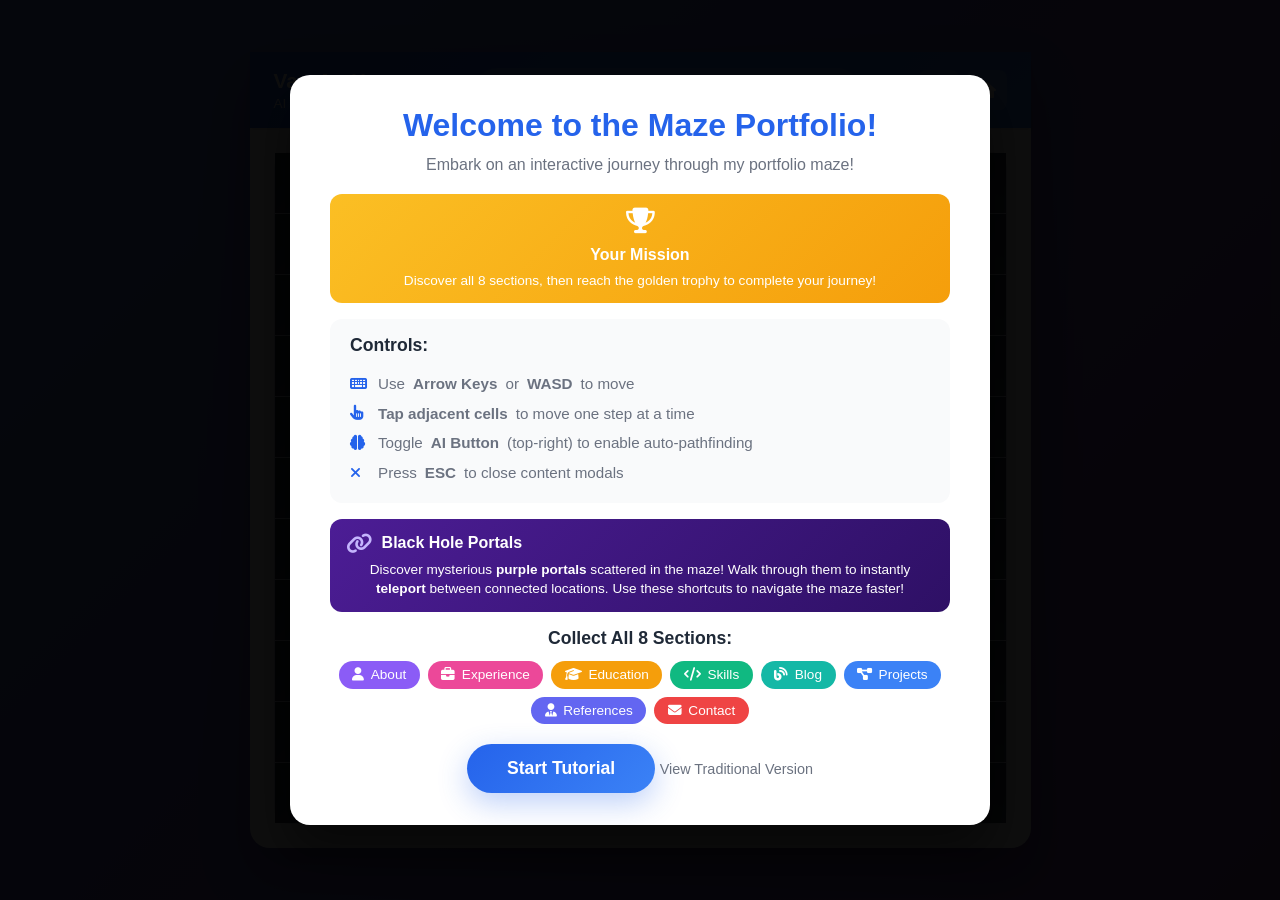
<file: maze.html>
<!DOCTYPE html>
<html lang="en">
<head>
    <meta charset="UTF-8">
    <meta name="viewport" content="width=device-width, initial-scale=1.0, maximum-scale=1.0, user-scalable=no, viewport-fit=cover">
    <title>Van-An Hoang - Interactive Maze Portfolio | A* Pathfinding</title>
    <meta name="description" content="Navigate through an interactive maze powered by A* pathfinding to discover my AI/ML projects, experience, and skills. Collect all 8 sections and reach the trophy!">
    
    <!-- Favicons -->
    <link rel="icon" type="image/png" sizes="32x32" href="assets/images/favicon.png">
    <link rel="icon" type="image/png" sizes="192x192" href="assets/images/avatar.png">
    <link rel="apple-touch-icon" href="assets/images/avatar.png">
    
    <!-- Open Graph / Facebook -->
    <meta property="og:type" content="website">
    <meta property="og:url" content="https://ethanhoangg.github.io/maze.html">
    <meta property="og:title" content="Van-An Hoang - Interactive Maze Portfolio | A* Pathfinding">
    <meta property="og:description" content="Navigate through an interactive maze powered by A* pathfinding to discover my AI/ML projects, experience, and skills. Collect all 8 sections and reach the trophy!">
    <meta property="og:image" content="https://ethanhoangg.github.io/assets/images/avatar.png">
    
    <!-- Twitter -->
    <meta property="twitter:card" content="summary_large_image">
    <meta property="twitter:url" content="https://ethanhoangg.github.io/maze.html">
    <meta property="twitter:title" content="Van-An Hoang - Interactive Maze Portfolio | A* Pathfinding">
    <meta property="twitter:description" content="Navigate through an interactive maze powered by A* pathfinding to discover my AI/ML projects, experience, and skills. Collect all 8 sections and reach the trophy!">
    <meta property="twitter:image" content="https://ethanhoangg.github.io/assets/images/avatar.png">
    
    <link rel="stylesheet" href="https://cdnjs.cloudflare.com/ajax/libs/font-awesome/6.4.0/css/all.min.css">
    <link rel="stylesheet" href="css/shared.css">
    <link rel="stylesheet" href="css/maze.css">
</head>
<body>
    <!-- Instructions Overlay -->
    <div id="instructions" class="instructions-overlay">
        <div class="instructions-content">
            <h1>Welcome to the Maze Portfolio!</h1>
            <p>Embark on an interactive journey through my portfolio maze!</p>

            <div style="background: linear-gradient(135deg, #fbbf24 0%, #f59e0b 100%); padding: 0.85rem 1rem; border-radius: 12px; margin: 1rem 0; color: white; text-align: center;">
                <i class="fas fa-trophy" style="font-size: 1.6rem; margin-bottom: 0.4rem;"></i>
                <h3 style="margin: 0.4rem 0; font-size: 1rem;">Your Mission</h3>
                <p style="margin: 0; font-size: 0.85rem; color: white; line-height: 1.4;">Discover all 8 sections, then reach the golden trophy to complete your journey!</p>
            </div>

            <div class="controls-info">
                <h3>Controls:</h3>
                <ul>
                    <li class="desktop-only"><i class="fas fa-keyboard"></i> Use <strong>Arrow Keys</strong> or <strong>WASD</strong> to move</li>
                    <li><i class="fas fa-hand-pointer"></i> <strong>Tap adjacent cells</strong> to move one step at a time</li>
                    <li><i class="fas fa-brain"></i> Toggle <strong>AI Button</strong> (top-right) to enable auto-pathfinding</li>
                    <li class="desktop-only"><i class="fas fa-times"></i> Press <strong>ESC</strong> to close content modals</li>
                </ul>
            </div>

            <div style="background: linear-gradient(135deg, #4c1d95 0%, #2e1065 100%); padding: 0.85rem 1rem; border-radius: 12px; margin: 1rem 0; color: white;">
                <div style="display: flex; align-items: center; gap: 0.6rem; margin-bottom: 0.4rem;">
                    <i class="fas fa-link" style="font-size: 1.3rem; color: #c4b5fd;"></i>
                    <h3 style="margin: 0; font-size: 1rem;">Black Hole Portals</h3>
                </div>
                <p style="margin: 0; font-size: 0.85rem; line-height: 1.4; color: white;">
                    Discover mysterious <strong>purple portals</strong> scattered in the maze! Walk through them to instantly <strong>teleport</strong> between connected locations. Use these shortcuts to navigate the maze faster!
                </p>
            </div>

            <div class="hotspots-info">
                <h3>Collect All 8 Sections:</h3>
                <div class="hotspot-list">
                    <span class="hotspot-badge about"><i class="fas fa-user"></i> About</span>
                    <span class="hotspot-badge experience"><i class="fas fa-briefcase"></i> Experience</span>
                    <span class="hotspot-badge education"><i class="fas fa-graduation-cap"></i> Education</span>
                    <span class="hotspot-badge skills"><i class="fas fa-code"></i> Skills</span>
                    <span class="hotspot-badge blog"><i class="fas fa-blog"></i> Blog</span>
                    <span class="hotspot-badge projects"><i class="fas fa-project-diagram"></i> Projects</span>
                    <span class="hotspot-badge references"><i class="fas fa-user-tie"></i> References</span>
                    <span class="hotspot-badge contact"><i class="fas fa-envelope"></i> Contact</span>
                </div>
            </div>
            <button id="start-btn" class="start-btn">Start Tutorial</button>
            <a href="index.html" class="traditional-link">View Traditional Version</a>
        </div>
    </div>

    <!-- Tutorial Overlay -->
    <div id="tutorial-overlay" class="tutorial-overlay" style="display: none;">
        <!-- Spotlight overlay -->
        <div class="tutorial-spotlight"></div>

        <!-- Tutorial callout box -->
        <div class="tutorial-callout">
            <div class="tutorial-callout-content">
                <div class="tutorial-step-indicator">
                    <span class="tutorial-step-number">1</span> / 5
                </div>
                <h3 class="tutorial-title">Welcome to the Maze!</h3>
                <p class="tutorial-description">Click on adjacent cells to move your character one step at a time.</p>
                <div class="tutorial-tip">
                    <i class="fas fa-lightbulb"></i>
                    <span>Use Arrow Keys or WASD on desktop!</span>
                </div>
            </div>
            <div class="tutorial-controls">
                <button id="tutorial-skip" class="tutorial-skip-btn">Skip</button>
                <div class="tutorial-dots">
                    <span class="tutorial-dot active" data-step="1"></span>
                    <span class="tutorial-dot" data-step="2"></span>
                    <span class="tutorial-dot" data-step="3"></span>
                    <span class="tutorial-dot" data-step="4"></span>
                    <span class="tutorial-dot" data-step="5"></span>
                </div>
                <div class="tutorial-nav-buttons">
                    <button id="tutorial-prev" class="tutorial-nav-btn" style="visibility: hidden;">
                        <i class="fas fa-arrow-left"></i>
                    </button>
                    <button id="tutorial-next" class="tutorial-nav-btn tutorial-nav-btn-primary">
                        <i class="fas fa-arrow-right"></i>
                    </button>
                </div>
            </div>
        </div>

        <!-- Pointer arrow (dynamically positioned) -->
        <div class="tutorial-pointer"></div>
    </div>

    <!-- Main Maze Container -->
    <div id="maze-container" class="maze-container">
        <!-- Top UI Bar -->
        <div class="ui-bar">
            <div class="logo">
                <h2>Van-An Hoang</h2>
                <p>AI Research Engineer</p>
            </div>
            <div class="progress-info">
                <div style="display: flex; gap: 1.5rem; align-items: center;">
                    <div>
                        <span id="discovered-count">0</span>/8 Sections Discovered
                    </div>
                    <div style="border-left: 2px solid rgba(255, 255, 255, 0.2); padding-left: 1.5rem;">
                        <i class="fas fa-shoe-prints"></i> Steps: <span id="step-count">0</span>
                    </div>
                </div>
            </div>
            <div class="ui-controls">
                <button id="ai-toggle-btn" class="ui-btn">
                    <i class="fas fa-brain"></i>
                    <div class="ai-tooltip">
                        <div class="ai-tooltip-title">AI Pathfinding</div>
                        <div class="ai-tooltip-status">OFF - Manual Mode</div>
                        <div class="ai-tooltip-desc">Click to enable auto-navigation</div>
                    </div>
                </button>
                <a href="index.html" class="ui-btn" title="Traditional Version">
                    <i class="fas fa-home"></i>
                </a>
            </div>
        </div>

        <!-- Maze Grid -->
        <div id="maze" class="maze-grid">
            <!-- Grid cells will be generated by JavaScript -->
        </div>

        <!-- Character -->
        <div id="character" class="character">
            <img src="assets/images/avatar.png" alt="Character">
        </div>
    </div>

    <!-- Content Modal -->
    <div id="content-modal" class="modal">
        <div class="modal-content">
            <button class="modal-close" id="modal-close">
                <i class="fas fa-times"></i>
            </button>
            <div id="modal-body" class="modal-body">
                <!-- Content will be dynamically loaded here -->
            </div>
        </div>
    </div>

    <!-- Content Templates (Hidden) -->
    <div id="content-templates" style="display: none;">
        <!-- About Section -->
        <div id="about-content">
            <div class="modal-header">
                <i class="fas fa-user section-icon"></i>
                <h2>About Me</h2>
            </div>
            <div class="modal-text">
                <div class="about-top-modal">
                    <div class="about-portrait">
                        <img src="assets/images/avatar.png" alt="Van-An Hoang">
                    </div>
                    <div class="about-text-modal">
                        <p>I'm an AI Research Engineer currently pursuing a Master's in Artificial Intelligence at the University of Technology Sydney. With over 2 years of professional experience in machine learning and computer vision, I specialize in deploying production-ready AI systems that solve real-world problems.</p>

                        <p>My expertise spans deep generative models, computer vision, and MLOps. I've successfully deployed semantic search engines, developed automated review systems using Vision-Language Models, and contributed to cutting-edge research in diffusion models. I'm passionate about bridging the gap between research and production, creating AI solutions that are both technically sound and commercially viable.</p>
                    </div>
                </div>

                <div class="highlight-cards">
                    <div class="highlight-card">
                        <i class="fas fa-brain"></i>
                        <h4>AI Research</h4>
                        <p>Deep expertise in Diffusion Models, Vision-Language Models, and Generative AI</p>
                    </div>
                    <div class="highlight-card">
                        <i class="fas fa-server"></i>
                        <h4>MLOps</h4>
                        <p>Production-ready ML pipelines with Docker, Kubernetes, and cloud platforms</p>
                    </div>
                    <div class="highlight-card">
                        <i class="fas fa-eye"></i>
                        <h4>Computer Vision</h4>
                        <p>Advanced vision systems for detection, segmentation, and image enhancement</p>
                    </div>
                </div>
            </div>
        </div>

        <!-- Experience Section -->
        <div id="experience-content">
            <div class="modal-header">
                <i class="fas fa-briefcase section-icon"></i>
                <h2>Work Experience</h2>
            </div>
            <div class="modal-text">
                <div class="timeline-item">
                    <div class="timeline-date">Oct 2023 - Aug 2025</div>
                    <h3>Junior/Intermediate AI Research Engineer</h3>
                    <h4>Pixta - Largest marketplace online site of stock media in Asia (Hanoi, Vietnam)</h4>
                    <p>Led research and development of AI solutions for stock media:</p>
                    <ul>
                        <li><strong>AutoReview Project:</strong> Engineered unified MLOps pipeline using ClearML, integrating AWS S3, DynamoDB, MySQL, and BigQuery for streamlined data processing</li>
                        <li>Evaluated and integrated multiple Vision-Language Models (MiniCPM-V 2.6, Qwen2-VL, Gemini 2.0/2.5) for abstract image understanding and trademark recognition</li>
                        <li>Developed novel image processing algorithm achieving 85% recall for NG cases and 92% recall for accepted cases, saving ~$1,500/month in manual review costs</li>
                        <li><strong>AI Search Project:</strong> Architected semantic search backend using OpenSearch and Weaviate with HNSW-PQ indexing, powering public "AI Search" feature on pixta.jp</li>
                        <li>Achieved 90% search result acceptance rate from internal labeling team through vision-language fusion approach</li>
                        <li>Deployed autoscaling, asynchronous inference endpoints on AWS SageMaker with robust CI/CD pipeline</li>
                        <li>Integrated multi-modal models (RAM++, Tag2Text, Osprey) for rich semantic descriptions</li>
                        <li>Built multi-stage detection pipeline combining COCO-baseline models with YOLO-World for open-vocabulary object detection</li>
                    </ul>
                </div>

                <div class="timeline-item">
                    <div class="timeline-date">Nov 2022 - July 2024</div>
                    <h3>Research Assistant</h3>
                    <h4>DSLab - BKAI International Research Center (Hanoi, Vietnam)</h4>
                    <p>Conducted research on efficient training methods for diffusion models:</p>
                    <ul>
                        <li>Researched efficient training methods for diffusion models with SNR re-weighting and novel resampling strategies</li>
                        <li>Developed adaptive timestep resampling distribution and employed reversed Signal-to-Noise Ratio in loss function</li>
                        <li>Achieved acceleration in convergence speed and improved FID/IS metrics in empirical results</li>
                        <li>Conducted research on Deep Generative Models: Autoregressive Models, Flow Models, GANs, and Diffusion Probabilistic Models</li>
                        <li>Authored technical blog post on InstaFlow (one-step diffusion model) published on Viblo, Vietnam's largest tech-sharing platform</li>
                    </ul>
                </div>

                <div class="timeline-item">
                    <div class="timeline-date">May 2023 - Sep 2023</div>
                    <h3>AI Engineer Intern</h3>
                    <h4>Viettel Aerospace Institute (Hanoi, Vietnam)</h4>
                    <p>Developed computer vision solutions and conducted research:</p>
                    <ul>
                        <li>Redesigned body-face joint model (BFJDet) with new post-hoc processing for landmark detection in PyTorch</li>
                        <li>Developed evaluation code using MSE and RMSE metrics for landmark detection performance</li>
                        <li>Ranked 27/165 in Viettel Programming Challenge - nationwide algorithm programming competition</li>
                        <li>Researched Neural Radiance Fields (NeRF) and its applications in view synthesis</li>
                    </ul>
                </div>
            </div>
        </div>

        <!-- Education Section -->
        <div id="education-content">
            <div class="modal-header">
                <i class="fas fa-graduation-cap section-icon"></i>
                <h2>Education</h2>
            </div>
            <div class="modal-text">
                <div class="education-card">
                    <div class="edu-icon"><i class="fas fa-university"></i></div>
                    <div class="edu-content">
                        <h3>Master of Artificial Intelligence</h3>
                        <h4>University of Technology Sydney (UTS)</h4>
                        <p class="edu-location"><i class="fas fa-map-marker-alt"></i> Sydney, NSW, Australia</p>
                        <p class="edu-date"><i class="fas fa-calendar"></i> Aug 2025 - Present</p>
                        <p><strong>Overall GPA:</strong> 6.8/7 (rounded)</p>
                        <p class="edu-specialization"><strong>UTS Academic Excellence International Scholarship</strong> - Awarded for outstanding academic achievement</p>
                        <p>Focusing on advanced machine learning, deep learning architectures, and cutting-edge AI research in generative models and computer vision.</p>
                    </div>
                </div>

                <div class="education-card">
                    <div class="edu-icon"><i class="fas fa-university"></i></div>
                    <div class="edu-content">
                        <h3>Bachelor in Data Science & AI</h3>
                        <h4>Hanoi University of Science and Technology (HUST)</h4>
                        <p class="edu-location"><i class="fas fa-map-marker-alt"></i> Hanoi, Vietnam</p>
                        <p class="edu-date"><i class="fas fa-calendar"></i> Oct 2020 - Oct 2024</p>
                        <p><strong>Overall GPA:</strong> 3.66/4.0</p>
                        <p class="edu-specialization">
                            • Excellent Scholarship - Type A (top 5%) - GPA: 3.93<br>
                            • The Scholarship Program Sponsored by Electricity of Vietnam (EVN)<br>
                            • Machine Learning Teaching Assistant (April - June 2024)
                        </p>
                    </div>
                </div>
            </div>
        </div>

        <!-- Skills Section -->
        <div id="skills-content">
            <div class="modal-header">
                <i class="fas fa-code section-icon"></i>
                <h2>Technical Skills</h2>
            </div>
            <div class="modal-text">
                <div class="skills-grid">
                    <div class="skill-category">
                        <h4><i class="fas fa-code"></i> Programming Languages</h4>
                        <div class="skill-tags">
                            <span>Python</span>
                            <span>C++</span>
                            <span>Java</span>
                            <span>SQL</span>
                        </div>
                    </div>

                    <div class="skill-category">
                        <h4><i class="fas fa-brain"></i> Deep Learning & ML</h4>
                        <div class="skill-tags">
                            <span>PyTorch</span>
                            <span>PyTorch Lightning</span>
                            <span>TensorFlow</span>
                            <span>NumPy</span>
                            <span>Pandas</span>
                            <span>Scikit-learn</span>
                        </div>
                    </div>

                    <div class="skill-category">
                        <h4><i class="fas fa-eye"></i> Computer Vision</h4>
                        <div class="skill-tags">
                            <span>OpenCV</span>
                            <span>YOLO</span>
                            <span>Detectron2</span>
                            <span>Albumentations</span>
                            <span>ONNX</span>
                            <span>Object Detection</span>
                            <span>Image Processing</span>
                            <span>Vision-Language Models</span>
                            <span>Semantic Segmentation</span>
                        </div>
                    </div>

                    <div class="skill-category">
                        <h4><i class="fas fa-magic"></i> Generative AI</h4>
                        <div class="skill-tags">
                            <span>Stable Diffusion</span>
                            <span>FLUX</span>
                            <span>ComfyUI</span>
                            <span>Diffusion Models</span>
                            <span>GANs</span>
                            <span>Autoregressive Models</span>
                            <span>Flow Models</span>
                        </div>
                    </div>

                    <div class="skill-category">
                        <h4><i class="fas fa-cogs"></i> MLOps & Cloud</h4>
                        <div class="skill-tags">
                            <span>Docker</span>
                            <span>AWS SageMaker</span>
                            <span>ClearML</span>
                            <span>AWS S3</span>
                            <span>AWS ECR</span>
                            <span>AWS SQS</span>
                            <span>AWS EC2</span>
                            <span>CI/CD</span>
                            <span>Git</span>
                        </div>
                    </div>

                    <div class="skill-category">
                        <h4><i class="fas fa-search"></i> Search & Data</h4>
                        <div class="skill-tags">
                            <span>OpenSearch</span>
                            <span>ElasticSearch</span>
                            <span>Weaviate</span>
                            <span>MySQL</span>
                            <span>DynamoDB</span>
                            <span>BigQuery</span>
                        </div>
                    </div>

                    <div class="skill-category">
                        <h4><i class="fas fa-chart-line"></i> Data Visualization</h4>
                        <div class="skill-tags">
                            <span>Matplotlib</span>
                            <span>Plotly</span>
                            <span>Seaborn</span>
                        </div>
                    </div>

                    <div class="skill-category">
                        <h4><i class="fas fa-language"></i> Languages</h4>
                        <div class="skill-tags">
                            <span>English - IELTS 7.5</span>
                            <span>Vietnamese - Native</span>
                        </div>
                    </div>
                </div>
            </div>
        </div>

        <!-- Blog Section -->
        <div id="blog-content">
            <div class="modal-header">
                <i class="fas fa-blog section-icon"></i>
                <h2>Blog & Writing</h2>
            </div>
            <div class="modal-text">
                <div class="blog-article">
                    <div class="blog-meta-info">
                        <span class="blog-date"><i class="fas fa-calendar-alt"></i> 2024</span>
                        <span class="blog-platform"><i class="fab fa-github"></i> GitHub</span>
                        <span class="blog-lang">English</span>
                    </div>
                    <h3><i class="fas fa-book"></i> Marimo: A Modern Alternative to Jupyter Notebooks</h3>
                    <p class="blog-subtitle">Doubling Productivity in AI Model Analysis</p>
                    <p class="blog-desc">Exploring Marimo's reactive notebook model and how it addresses Jupyter's challenges. This presentation shares my personal journey of switching to Marimo, which doubled my productivity in AI model analysis and significantly improved team collaboration through better reproducibility and interactivity.</p>

                    <div class="blog-topics">
                        <h4><i class="fas fa-lightbulb"></i> Key Topics Covered:</h4>
                        <ul>
                            <li>Marimo basics: Introduction to reactive notebook model</li>
                            <li>Solving Jupyter's challenges: Reproducibility, hidden state, and interactivity</li>
                            <li>Productivity boost: How switching doubled productivity in AI model analysis</li>
                            <li>Team collaboration: Improved workflow and sharing capabilities</li>
                            <li>Interactive demos: Live UI elements and dynamic data visualization</li>
                        </ul>
                    </div>

                    <div class="blog-tags-section">
                        <span class="tag">Python</span>
                        <span class="tag">Data Science</span>
                        <span class="tag">Productivity</span>
                        <span class="tag">Tools</span>
                    </div>

                    <p class="blog-org"><i class="fas fa-chalkboard-teacher"></i> Company Seminar Presentation</p>
                    <a href="https://github.com/EthAnHoangg/marimo-intro" target="_blank" class="blog-read-btn">
                        <i class="fab fa-github"></i> View Repository
                    </a>
                </div>

                <div class="blog-article">
                    <div class="blog-meta-info">
                        <span class="blog-date"><i class="fas fa-calendar-alt"></i> October 20, 2023</span>
                        <span class="blog-platform"><i class="fas fa-newspaper"></i> Viblo</span>
                        <span class="blog-lang">Vietnamese</span>
                    </div>
                    <h3><i class="fas fa-atom"></i> InstaFlow: One Step to the Cloud with Diffusion</h3>
                    <p class="blog-subtitle">InstaFlow: Một bước lên mây với Diffusion?</p>
                    <p class="blog-desc">Deep dive into InstaFlow, a breakthrough model that achieves high-quality text-to-image generation in just one step, built on Stable Diffusion. Explores rectified flow mechanisms, reflow techniques, and knowledge distillation for rapid image synthesis.</p>

                    <div class="blog-topics">
                        <h4><i class="fas fa-lightbulb"></i> Key Topics Covered:</h4>
                        <ul>
                            <li>Rectified Flow mechanism for straightening probability trajectories</li>
                            <li>Reflow technique for iterative refinement</li>
                            <li>Text-conditioned generation approaches</li>
                            <li>Knowledge distillation applications in diffusion models</li>
                            <li>U-Net vs. Stacked U-Net architecture comparisons</li>
                        </ul>
                    </div>

                    <div class="blog-tags-section">
                        <span class="tag">Diffusion Models</span>
                        <span class="tag">Generative AI</span>
                        <span class="tag">Deep Learning</span>
                        <span class="tag">Computer Vision</span>
                    </div>

                    <p class="blog-org"><i class="fas fa-building"></i> Written at PIXTA Vietnam</p>
                    <a href="https://viblo.asia/p/instaflow-mot-buoc-len-may-voi-diffusion-vlZL9oxZ4QK" target="_blank" class="blog-read-btn">
                        <i class="fas fa-external-link-alt"></i> Read Full Article
                    </a>
                </div>

                <div class="blog-article">
                    <div class="blog-meta-info">
                        <span class="blog-date"><i class="fas fa-calendar-alt"></i> December 16, 2021</span>
                        <span class="blog-platform"><i class="fas fa-book"></i> Personal Notes</span>
                        <span class="blog-lang">English/Vietnamese</span>
                    </div>
                    <h3><i class="fas fa-calculator"></i> Simplex Method</h3>
                    <p class="blog-subtitle">Phương pháp đơn hình</p>
                    <p class="blog-desc">Comprehensive tutorial on the Simplex Method for linear programming optimization. Covers the complete algorithm from problem setup to finding optimal solutions, with step-by-step worked examples including constraint conversion, tableau construction, pivoting operations, and solution interpretation.</p>

                    <div class="blog-topics">
                        <h4><i class="fas fa-lightbulb"></i> Key Topics Covered:</h4>
                        <ul>
                            <li>Complete simplex algorithm with 8-step process</li>
                            <li>Converting inequalities to standard form with slack variables</li>
                            <li>Constructing and interpreting simplex tableaux</li>
                            <li>Identifying pivot elements and performing row operations</li>
                            <li>Real-world example: job scheduling optimization problem</li>
                            <li>Detailed mathematical explanations and quotient calculations</li>
                        </ul>
                    </div>

                    <div class="blog-tags-section">
                        <span class="tag">Linear Programming</span>
                        <span class="tag">Optimization</span>
                        <span class="tag">Operations Research</span>
                        <span class="tag">Mathematics</span>
                    </div>

                    <p class="blog-org"><i class="fas fa-user"></i> Personal Study</p>
                    <a href="simplexmethod.html" target="_blank" class="blog-read-btn">
                        <i class="fas fa-external-link-alt"></i> Read Full Article
                    </a>
                </div>
            </div>
        </div>

        <!-- Projects Section -->
        <div id="projects-content">
            <div class="modal-header">
                <i class="fas fa-project-diagram section-icon"></i>
                <h2>Featured Projects</h2>
            </div>
            <div class="modal-text">
                <div class="project-item">
                    <h3><i class="fas fa-camera-retro"></i> Stokkie - AI-Powered Stock Photography Toolkit</h3>
                    <p class="project-tech"><strong>Tech Stack:</strong> React 19, TypeScript, Firebase, Google Gemini/Imagen APIs</p>
                    <p><strong>Duration:</strong> Oct 2025 – Present</p>
                    <p>Full-stack AI productivity platform for stock contributors:</p>
                    <ul>
                        <li>Built a full-stack AI productivity platform for stock contributors using React 19, TypeScript, Firebase, and Google Gemini/Imagen APIs with secure serverless architecture</li>
                        <li>Designed a node-based Canvas workflow system for visual image pipelines, supporting AI generation, enhancement, inpainting, batch analysis, and multi-image operations</li>
                        <li>Implemented multi-modal AI features: professional image critique, SEO metadata generation, compliance analysis (model/property release detection, content safety), and text-to-image generation</li>
                        <li>Developed a privacy-first RAG chatbot with in-browser vector search and image context support for contributor guidance</li>
                    </ul>
                </div>

                <div class="project-item">
                    <h3><i class="fas fa-users-cog"></i> Gaither - Autonomous Recruiting Agent Swarm</h3>
                    <p class="project-tech"><strong>Tech Stack:</strong> Python, FastAPI, React 19/Next.js 16, Claude AI, Weaviate</p>
                    <p><strong>Duration:</strong> Dec 2025</p>
                    <p>Multi-agent AI recruiting platform:</p>
                    <ul>
                        <li>Built a multi-agent AI recruiting platform using Python, FastAPI, React 19/Next.js 16, and Claude AI with real-time WebSocket streaming for live agent activity visualization</li>
                        <li>Architected a 3-agent pipeline (Hunter, Analyzer, Engager) that autonomously discovers GitHub candidates, evaluates code quality with LLM-powered scoring, and generates personalized outreach messages</li>
                        <li>Integrated Weaviate vector database for semantic candidate search</li>
                        <li>Developed an AI chatbot with grounding tools enabling recruiters to query candidate data, compare profiles, analyze GitHub activity, and generate interview questions with real-time web search</li>
                    </ul>
                </div>

                <div class="project-item">
                    <h3><i class="fas fa-atom"></i> Efficient Training Diffusion Models</h3>
                    <p class="project-tech"><strong>Tech Stack:</strong> PyTorch, Diffusion Models, Deep Learning</p>
                    <p><strong>Duration:</strong> March 2024 - July 2024</p>
                    <p>Research project on efficient training methods for diffusion models with SNR re-weighting and novel timestep resampling strategy:</p>
                    <ul>
                        <li>Resampled timestep with novel and more adaptive distribution</li>
                        <li>Employed reversed Signal-to-Noise Ratio in loss function</li>
                        <li>Achieved acceleration in convergence speed and improved FID/IS metrics</li>
                        <li>Detailed empirical results demonstrating effectiveness of the approach</li>
                    </ul>
                    <p><a href="https://github.com/HoangAnAIRS/exponential-SNR-diffusion" target="_blank" style="color: var(--primary-color); text-decoration: none; font-weight: 600;"><i class="fab fa-github"></i> View Project</a></p>
                </div>

                <div class="project-item">
                    <h3><i class="fas fa-cloud-rain"></i> Rain Removal Analysis</h3>
                    <p class="project-tech"><strong>Tech Stack:</strong> PyTorch, OpenCV, GAN, CNN, DDPM, Transweather</p>
                    <p><strong>Duration:</strong> Oct 2022 - Jan 2023</p>
                    <p>Comprehensive analysis of different methods for rain removal task:</p>
                    <ul>
                        <li>Fine-tuned Gated Context Aggregation Network on the task of removing rain drops on lens when capturing landscapes</li>
                        <li>Benchmarked performance using SSIM and PSNR metrics</li>
                        <li>Compared results with other models including DDPM, GAN, and Transweather</li>
                        <li>Provided comprehensive analysis of traditional vs. deep learning approaches</li>
                    </ul>
                    <p><a href="https://drive.google.com/drive/folders/1zqu1nTZ7Yb06Lkm0utC-yvT6vVn9DRC9?usp=drive_link" target="_blank" style="color: var(--primary-color); text-decoration: none; font-weight: 600;"><i class="fas fa-external-link-alt"></i> View Project</a></p>
                </div>

                <div class="project-item">
                    <h3><i class="fas fa-file-alt"></i> Document Summarization</h3>
                    <p class="project-tech"><strong>Tech Stack:</strong> PyTorch, Seq2Seq, Transformers, NLP</p>
                    <p><strong>Duration:</strong> Dec 2022 - Jan 2023</p>
                    <p>Document summarization using deep learning:</p>
                    <ul>
                        <li>Implemented Sequence to Sequence (Seq2Seq) RNN with PyTorch</li>
                        <li>Fine-tuned Google MT5-small on processed CNN/DailyMail dataset</li>
                        <li>Achieved Rouge-1: 28.102, Rouge-2: 13.426, Rouge-L: 24.824 (comparable to GPT-2)</li>
                        <li>Outperformed implemented Seq2Seq model baseline</li>
                    </ul>
                </div>
            </div>
        </div>

        <!-- References Section -->
        <div id="references-content">
            <div class="modal-header">
                <i class="fas fa-user-tie section-icon"></i>
                <h2>Professional References</h2>
            </div>
            <div class="modal-text">
                <div class="reference-card">
                    <div class="reference-header">
                        <div class="reference-avatar">
                            <i class="fas fa-user-circle"></i>
                        </div>
                        <div class="reference-info">
                            <h3>Quang-Khoat Than</h3>
                            <p class="reference-title">PhD in Computer Science - AI, Hanoi University of Science and Technology</p>
                        </div>
                    </div>
                    <div class="reference-contact">
                        <p><i class="fas fa-envelope"></i> <a href="mailto:khoattq@soict.hust.edu.vn">khoattq@soict.hust.edu.vn</a></p>
                        <p><i class="fas fa-building"></i> Hanoi University of Science and Technology</p>
                    </div>
                    <p class="reference-relationship"><strong>Relationship:</strong> Academic Advisor and Professor</p>
                </div>

                <div class="reference-card">
                    <div class="reference-header">
                        <div class="reference-avatar">
                            <i class="fas fa-user-circle"></i>
                        </div>
                        <div class="reference-info">
                            <h3>Thanh-Trung Tran</h3>
                            <p class="reference-title">AI Expert, PIXTA Vietnam</p>
                        </div>
                    </div>
                    <div class="reference-contact">
                        <p><i class="fas fa-envelope"></i> <a href="mailto:trungtranthanh1990@gmail.com">trungtranthanh1990@gmail.com</a></p>
                        <p><i class="fas fa-building"></i> PIXTA Vietnam</p>
                    </div>
                    <p class="reference-relationship"><strong>Relationship:</strong> Former Manager and Technical Lead</p>
                </div>
            </div>
        </div>

        <!-- Contact Section -->
        <div id="contact-content">
            <div class="modal-header">
                <i class="fas fa-envelope section-icon"></i>
                <h2>Get In Touch</h2>
            </div>
            <div class="modal-text">
                <p>I'm always open to discussing new opportunities, collaborations, or research projects. Feel free to reach out!</p>

                <div class="contact-info-grid">
                    <div class="contact-item">
                        <i class="fas fa-envelope"></i>
                        <div>
                            <h4>Email</h4>
                            <a href="mailto:jimmyhan2610@gmail.com">jimmyhan2610@gmail.com</a>
                        </div>
                    </div>

                    <div class="contact-item">
                        <i class="fas fa-phone"></i>
                        <div>
                            <h4>Phone</h4>
                            <a href="tel:+61431061203">+61 431 061 203</a>
                        </div>
                    </div>

                    <div class="contact-item">
                        <i class="fas fa-map-marker-alt"></i>
                        <div>
                            <h4>Location</h4>
                            <p>Sydney, NSW, Australia</p>
                        </div>
                    </div>

                    <div class="contact-item">
                        <i class="fab fa-linkedin"></i>
                        <div>
                            <h4>LinkedIn</h4>
                            <a href="https://www.linkedin.com/in/van-an-hoang" target="_blank">Connect with me</a>
                        </div>
                    </div>

                    <div class="contact-item">
                        <i class="fab fa-github"></i>
                        <div>
                            <h4>GitHub</h4>
                            <a href="https://github.com/EthAnHoangg" target="_blank">@EthAnHoangg</a>
                        </div>
                    </div>

                    <div class="contact-item">
                        <i class="fas fa-file-pdf"></i>
                        <div>
                            <h4>Resume</h4>
                            <a href="assets/documents/Van_An_Hoang_2026.pdf">View Resume</a>
                        </div>
                    </div>
                </div>

                <div class="social-links">
                    <a href="https://github.com/EthAnHoangg" target="_blank" aria-label="GitHub">
                        <i class="fab fa-github"></i>
                    </a>
                    <a href="https://www.linkedin.com/in/van-an-hoang-a12811203/" target="_blank" aria-label="LinkedIn">
                        <i class="fab fa-linkedin"></i>
                    </a>
                    <a href="mailto:jimmyhan2610@gmail.com" aria-label="Email">
                        <i class="fas fa-envelope"></i>
                    </a>
                </div>
            </div>
        </div>
    </div>

    <script type="module" src="js/maze.js"></script>
</body>
</html>
</file>
<file: css/shared.css>
/* ===== Shared CSS Variables and Utilities ===== */
/* This file contains common styles used across both traditional and maze portfolio pages */

/* CSS Variables */
:root {
    /* Primary Colors */
    --primary-color: #2563eb;
    --secondary-color: #1e40af;
    --accent-color: #3b82f6;

    /* Text Colors */
    --text-color: #1f2937;
    --text-light: #6b7280;

    /* Background Colors */
    --bg-color: #f9fafb;
    --white: #ffffff;
    --dark: #111827;
    --bg-light: #f9fafb;
    --bg-dark: #111827;
    --border-color: #e5e7eb;

    /* Hotspot Colors (for maze) */
    --hotspot-about: #8b5cf6;
    --hotspot-experience: #ec4899;
    --hotspot-education: #f59e0b;
    --hotspot-skills: #10b981;
    --hotspot-projects: #3b82f6;
    --hotspot-references: #6366f1;
    --hotspot-contact: #ef4444;

    /* Shadows */
    --shadow: 0 4px 6px -1px rgba(0, 0, 0, 0.1), 0 2px 4px -1px rgba(0, 0, 0, 0.06);
    --shadow-lg: 0 10px 15px -3px rgba(0, 0, 0, 0.1), 0 4px 6px -2px rgba(0, 0, 0, 0.05);

    /* Transitions */
    --transition-fast: 0.15s ease;
    --transition-normal: 0.3s ease;
    --transition-slow: 0.5s ease;
}

/* Global Reset */
* {
    margin: 0;
    padding: 0;
    box-sizing: border-box;
}

html {
    scroll-behavior: smooth;
}

/* Common Utility Classes */
.hidden {
    display: none !important;
}

.container {
    max-width: 1200px;
    margin: 0 auto;
    padding: 0 20px;
}

/* Font Awesome Icons - Ensure consistency */
.fas, .fab {
    font-family: 'Font Awesome 6 Free', 'Font Awesome 6 Brands';
    font-weight: 900;
}
</file>
<file: css/styles.css>
/* Reset and Base Styles */
* {
    margin: 0;
    padding: 0;
    box-sizing: border-box;
}

:root {
    --primary-color: #2563eb;
    --secondary-color: #1e40af;
    --accent-color: #3b82f6;
    --text-color: #1f2937;
    --text-light: #6b7280;
    --bg-color: #ffffff;
    --bg-light: #f9fafb;
    --bg-dark: #111827;
    --border-color: #e5e7eb;
    --shadow: 0 4px 6px -1px rgba(0, 0, 0, 0.1), 0 2px 4px -1px rgba(0, 0, 0, 0.06);
    --shadow-lg: 0 10px 15px -3px rgba(0, 0, 0, 0.1), 0 4px 6px -2px rgba(0, 0, 0, 0.05);
}

html {
    scroll-behavior: smooth;
}

body {
    font-family: 'Segoe UI', Tahoma, Geneva, Verdana, sans-serif;
    line-height: 1.6;
    color: var(--text-color);
    background-color: var(--bg-color);
}

.container {
    max-width: 1200px;
    margin: 0 auto;
    padding: 0 20px;
}

.section {
    padding: 80px 0;
    position: relative;
    background-color: var(--bg-color);
}

.section-title {
    font-size: 2.5rem;
    text-align: center;
    margin-bottom: 20px;
    color: var(--text-color);
    position: relative;
}

.section-title::after {
    content: '';
    display: block;
    width: 60px;
    height: 4px;
    background: linear-gradient(90deg, var(--primary-color), var(--accent-color));
    margin: 15px auto 0;
    border-radius: 2px;
}

.section-subtitle {
    text-align: center;
    color: var(--text-light);
    font-size: 1.1rem;
    margin-bottom: 50px;
}

/* Navigation */
.navbar {
    position: fixed;
    top: 0;
    width: 100%;
    background: rgba(255, 255, 255, 0.95);
    backdrop-filter: blur(10px);
    box-shadow: var(--shadow);
    z-index: 1000;
    transition: all 0.3s ease;
}

.navbar .container {
    display: flex;
    justify-content: space-between;
    align-items: center;
    padding: 1rem 20px;
}

.nav-brand h2 {
    color: var(--primary-color);
    font-size: 1.5rem;
}

.nav-brand {
    display: flex;
    align-items: center;
    gap: 12px;
}

.nav-avatar {
    width: 40px;
    height: 40px;
    border-radius: 50%;
    object-fit: cover;
    border: 2px solid var(--primary-color);
    transition: all 0.3s ease;
}

.nav-avatar:hover {
    box-shadow: 0 0 12px rgba(37, 99, 235, 0.4);
    transform: scale(1.05);
}

.nav-menu {
    display: flex;
    list-style: none;
    gap: 30px;
}

.nav-link {
    text-decoration: none;
    color: var(--text-color);
    font-weight: 500;
    transition: color 0.3s ease;
    position: relative;
}

.nav-link::after {
    content: '';
    position: absolute;
    bottom: -5px;
    left: 0;
    width: 0;
    height: 2px;
    background: var(--primary-color);
    transition: width 0.3s ease;
}

.nav-link:hover::after {
    width: 100%;
}

.nav-link:hover {
    color: var(--primary-color);
}

.nav-toggle {
    display: none;
    flex-direction: column;
    cursor: pointer;
    gap: 5px;
}

.nav-toggle span {
    width: 25px;
    height: 3px;
    background: var(--text-color);
    border-radius: 3px;
    transition: all 0.3s ease;
}

/* Hero Section */
.hero {
    min-height: 100vh;
    display: flex;
    align-items: center;
    justify-content: center;
    background: linear-gradient(135deg, #667eea 0%, #764ba2 100%);
    color: white;
    text-align: center;
    position: relative;
    padding-top: 80px;
    padding-bottom: 0;
    overflow: hidden;
}

.hero::before {
    content: '';
    position: absolute;
    top: 0;
    left: 0;
    right: 0;
    bottom: 0;
    background: url('data:image/svg+xml,<svg xmlns="http://www.w3.org/2000/svg" viewBox="0 0 1440 320"><path fill="%23ffffff" fill-opacity="0.1" d="M0,96L48,112C96,128,192,160,288,160C384,160,480,128,576,112C672,96,768,96,864,112C960,128,1056,160,1152,160C1248,160,1344,128,1392,112L1440,96L1440,320L1392,320C1344,320,1248,320,1152,320C1056,320,960,320,864,320C768,320,672,320,576,320C480,320,384,320,288,320C192,320,96,320,48,320L0,320Z"></path></svg>') no-repeat bottom;
    background-size: cover;
    pointer-events: none;
}

.hero-content {
    z-index: 1;
    animation: fadeInUp 1s ease;
}

.hero-title {
    font-size: 3.5rem;
    margin-bottom: 20px;
    animation: fadeInUp 1s ease 0.2s backwards;
}

.highlight {
    background: linear-gradient(90deg, #fbbf24, #f59e0b);
    -webkit-background-clip: text;
    -webkit-text-fill-color: transparent;
    background-clip: text;
}

.hero-subtitle {
    font-size: 1.8rem;
    margin-bottom: 15px;
    opacity: 0.9;
    animation: fadeInUp 1s ease 0.4s backwards;
}

.hero-description {
    font-size: 1.2rem;
    margin-bottom: 40px;
    opacity: 0.8;
    animation: fadeInUp 1s ease 0.6s backwards;
}

.hero-buttons {
    display: flex;
    flex-direction: column;
    gap: 20px;
    justify-content: center;
    align-items: center;
    margin-bottom: 40px;
    animation: fadeInUp 1s ease 0.8s backwards;
}

.hero-buttons-row {
    display: flex;
    gap: 15px;
    flex-wrap: wrap;
    justify-content: center;
}

.btn {
    padding: 12px 30px;
    border-radius: 50px;
    text-decoration: none;
    font-weight: 600;
    transition: all 0.3s ease;
    display: inline-block;
}

.btn-primary {
    background: white;
    color: var(--primary-color);
    box-shadow: var(--shadow-lg);
}

.btn-primary:hover {
    transform: translateY(-2px);
    box-shadow: 0 15px 25px -5px rgba(0, 0, 0, 0.2);
}

.btn-secondary {
    background: transparent;
    color: white;
    border: 2px solid white;
}

.btn-secondary:hover {
    background: white;
    color: var(--primary-color);
}

.btn-accent {
    background: linear-gradient(135deg, #667eea 0%, #764ba2 100%);
    color: white;
    border: none;
    box-shadow: 0 10px 20px -5px rgba(102, 126, 234, 0.4);
}

.btn-accent:hover {
    transform: translateY(-2px);
    box-shadow: 0 15px 30px -5px rgba(102, 126, 234, 0.5);
}

.btn-accent i {
    margin-right: 8px;
}

/* Enhanced Maze Button */
.btn-maze {
    padding: 1.5rem 3rem;
    display: flex;
    flex-direction: column;
    align-items: center;
    gap: 0.35rem;
    min-width: 320px;
    position: relative;
    overflow: hidden;
    background: linear-gradient(135deg, #fbbf24 0%, #f59e0b 100%) !important;
    border: 3px solid rgba(255, 255, 255, 0.3);
    animation: pulseGlow 2s ease-in-out infinite;
}

.btn-maze::before {
    content: '';
    position: absolute;
    top: -50%;
    left: -50%;
    width: 200%;
    height: 200%;
    background: linear-gradient(
        45deg,
        transparent,
        rgba(255, 255, 255, 0.3),
        transparent
    );
    transform: rotate(45deg);
    animation: shimmer 3s infinite;
}

.btn-maze i {
    font-size: 1.8rem;
    margin-right: 0;
    margin-bottom: 0.3rem;
    filter: drop-shadow(0 2px 4px rgba(0, 0, 0, 0.2));
}

.btn-maze span {
    font-size: 1.2rem;
    font-weight: 800;
    letter-spacing: 0.5px;
    text-transform: uppercase;
    text-shadow: 0 2px 4px rgba(0, 0, 0, 0.2);
}

.btn-maze small {
    font-size: 0.9rem;
    opacity: 0.95;
    font-weight: 500;
    text-shadow: 0 1px 2px rgba(0, 0, 0, 0.1);
}

.btn-maze:hover {
    transform: translateY(-4px) scale(1.03);
    box-shadow: 0 25px 50px -5px rgba(251, 191, 36, 0.6);
    border-color: rgba(255, 255, 255, 0.5);
}

@keyframes pulseGlow {
    0%, 100% {
        box-shadow: 0 15px 30px -5px rgba(251, 191, 36, 0.5),
                    0 0 0 0 rgba(251, 191, 36, 0.4);
    }
    50% {
        box-shadow: 0 15px 30px -5px rgba(251, 191, 36, 0.5),
                    0 0 0 10px rgba(251, 191, 36, 0);
    }
}

@keyframes shimmer {
    0% {
        transform: translateX(-100%) translateY(-100%) rotate(45deg);
    }
    100% {
        transform: translateX(100%) translateY(100%) rotate(45deg);
    }
}

.social-links {
    display: flex;
    gap: 20px;
    justify-content: center;
    animation: fadeInUp 1s ease 1s backwards;
}

.social-links a {
    width: 45px;
    height: 45px;
    border-radius: 50%;
    background: rgba(255, 255, 255, 0.2);
    display: flex;
    align-items: center;
    justify-content: center;
    color: white;
    font-size: 1.2rem;
    text-decoration: none;
    transition: all 0.3s ease;
}

.social-links a:hover {
    background: white;
    color: var(--primary-color);
    transform: translateY(-3px);
}

.scroll-down {
    position: absolute;
    bottom: 30px;
    left: 50%;
    transform: translateX(-50%);
    animation: bounce 2s infinite;
}

.scroll-down a {
    color: white;
    font-size: 2rem;
}

/* About Section */
.about {
    background: var(--bg-light);
}

.about-content {
    max-width: 1000px;
    margin: 0 auto;
    display: flex;
    flex-direction: column;
    gap: 40px;
}

.about-top {
    display: grid;
    grid-template-columns: 250px 1fr;
    gap: 40px;
    align-items: start;
}

.about-image {
    position: relative;
    width: 100%;
    max-width: 250px;
}

.about-image img {
    width: 100%;
    height: auto;
    display: block;
    border-radius: 16px;
    box-shadow: 0 10px 30px rgba(0, 0, 0, 0.1);
    transition: transform 0.3s ease, box-shadow 0.3s ease;
}

.about-image img:hover {
    transform: translateY(-5px);
    box-shadow: 0 15px 40px rgba(37, 99, 235, 0.25);
}

@media (max-width: 968px) {
    .about-top {
        grid-template-columns: 200px 1fr;
        gap: 30px;
    }

    .about-image {
        max-width: 200px;
    }
}

@media (max-width: 768px) {
    .about-top {
        grid-template-columns: 1fr;
        gap: 30px;
    }

    .about-image {
        max-width: 220px;
        margin: 0 auto;
    }
}

.about-text p {
    font-size: 1.1rem;
    line-height: 1.8;
    color: var(--text-light);
    margin-bottom: 20px;
}

.about-highlights {
    display: grid;
    grid-template-columns: repeat(auto-fit, minmax(250px, 1fr));
    gap: 30px;
}

.highlight-item {
    text-align: center;
    padding: 30px;
    background: white;
    border-radius: 10px;
    box-shadow: var(--shadow);
    transition: transform 0.3s ease;
}

.highlight-item:hover {
    transform: translateY(-5px);
}

.highlight-item i {
    font-size: 3rem;
    color: var(--primary-color);
    margin-bottom: 15px;
}

.highlight-item h3 {
    margin-bottom: 10px;
    color: var(--text-color);
}

.highlight-item p {
    color: var(--text-light);
}

/* Experience Section */
.timeline {
    max-width: 1000px;
    margin: 0 auto;
    position: relative;
}

.timeline::before {
    content: '';
    position: absolute;
    left: 50%;
    transform: translateX(-50%);
    width: 2px;
    height: 100%;
    background: var(--border-color);
}

.timeline-item {
    position: relative;
    margin-bottom: 50px;
    width: calc(50% - 30px);
}

.timeline-item:nth-child(odd) {
    margin-left: auto;
    padding-left: 30px;
}

.timeline-item:nth-child(even) {
    text-align: right;
    padding-right: 30px;
}

.timeline-dot {
    position: absolute;
    width: 20px;
    height: 20px;
    background: var(--primary-color);
    border-radius: 50%;
    border: 4px solid white;
    box-shadow: var(--shadow);
    top: 0;
}

.timeline-item:nth-child(odd) .timeline-dot {
    left: -10px;
}

.timeline-item:nth-child(even) .timeline-dot {
    right: -10px;
}

.timeline-content {
    background: white;
    padding: 25px;
    border-radius: 10px;
    box-shadow: var(--shadow);
    transition: transform 0.3s ease;
}

.timeline-content:hover {
    transform: scale(1.02);
}

.timeline-content h3 {
    color: var(--primary-color);
    margin-bottom: 5px;
}

.timeline-content h4 {
    color: var(--text-light);
    font-weight: 500;
    margin-bottom: 10px;
}

.timeline-date {
    display: inline-block;
    color: var(--text-light);
    font-size: 0.9rem;
    margin-bottom: 15px;
}

.timeline-date i {
    margin-right: 5px;
}

.timeline-content ul {
    list-style: none;
    padding-left: 0;
}

.timeline-content ul li {
    position: relative;
    padding-left: 25px;
    margin-bottom: 10px;
    color: var(--text-light);
    text-align: left;
}

.timeline-content ul li::before {
    content: '▹';
    position: absolute;
    left: 0;
    color: var(--primary-color);
    font-weight: bold;
}

/* Education Section */
.education {
    background: var(--bg-light);
}

.education-grid {
    display: grid;
    grid-template-columns: repeat(auto-fit, minmax(300px, 1fr));
    gap: 30px;
    max-width: 900px;
    margin: 0 auto;
}

.education-card {
    background: white;
    padding: 40px;
    border-radius: 10px;
    box-shadow: var(--shadow);
    text-align: center;
    transition: transform 0.3s ease;
}

.education-card:hover {
    transform: translateY(-5px);
}

.education-icon {
    width: 80px;
    height: 80px;
    margin: 0 auto 20px;
    background: linear-gradient(135deg, var(--primary-color), var(--accent-color));
    border-radius: 50%;
    display: flex;
    align-items: center;
    justify-content: center;
}

.education-icon i {
    font-size: 2.5rem;
    color: white;
}

.education-card h3 {
    color: var(--text-color);
    margin-bottom: 10px;
}

.education-card h4 {
    color: var(--primary-color);
    font-weight: 600;
    margin-bottom: 10px;
}

.education-date {
    display: block;
    color: var(--text-light);
    font-size: 0.9rem;
    margin-bottom: 15px;
}

.education-card p {
    color: var(--text-light);
    line-height: 1.6;
}

/* Skills Section */
.skills-grid {
    display: grid;
    grid-template-columns: repeat(auto-fit, minmax(300px, 1fr));
    gap: 30px;
}

.skill-category {
    background: white;
    padding: 30px;
    border-radius: 10px;
    box-shadow: var(--shadow);
    transition: transform 0.3s ease;
}

.skill-category:hover {
    transform: translateY(-5px);
}

.skill-category h3 {
    color: var(--text-color);
    margin-bottom: 20px;
    display: flex;
    align-items: center;
    gap: 10px;
}

.skill-category h3 i {
    color: var(--primary-color);
}

.skill-tags {
    display: flex;
    flex-wrap: wrap;
    gap: 10px;
}

.skill-tag {
    background: var(--bg-light);
    color: var(--text-color);
    padding: 8px 16px;
    border-radius: 20px;
    font-size: 0.9rem;
    border: 1px solid var(--border-color);
    transition: all 0.3s ease;
}

.skill-tag:hover {
    background: var(--primary-color);
    color: white;
    border-color: var(--primary-color);
    transform: translateY(-2px);
}

/* Blog Section */
.blog {
    background: var(--bg-color);
}

.blog-list {
    display: flex;
    flex-direction: column;
    gap: 1.5rem;
    max-width: 1000px;
    margin: 0 auto;
}

.blog-article {
    background: white;
    border-radius: 10px;
    padding: 1.25rem;
    box-shadow: var(--shadow);
    transition: all 0.3s ease;
    border: 1px solid var(--border-color);
}

.blog-article:hover {
    box-shadow: var(--shadow-lg);
    border-color: var(--primary-color);
    transform: translateX(4px);
}

.blog-article:last-child {
    margin-bottom: 0;
}

.blog-meta-info {
    display: flex;
    flex-wrap: wrap;
    gap: 0.75rem;
    margin-bottom: 1rem;
    padding-bottom: 0.75rem;
    border-bottom: 1px solid var(--border-color);
}

.blog-meta-info span {
    display: flex;
    align-items: center;
    gap: 0.5rem;
    font-size: 0.9rem;
    color: var(--text-light);
}

.blog-meta-info i {
    color: var(--primary-color);
}

.blog-meta-info .blog-language {
    background: var(--primary-color);
    color: white !important;
    padding: 0.25rem 0.75rem;
    border-radius: 15px;
    font-weight: 600;
    font-size: 0.8rem;
}

.blog-date,
.blog-read-time,
.blog-platform {
    color: var(--text-light);
    font-size: 0.9rem;
    display: flex;
    align-items: center;
    gap: 0.5rem;
}

.blog-date i,
.blog-read-time i,
.blog-platform i {
    color: var(--primary-color);
}

.blog-title {
    display: flex;
    align-items: center;
    gap: 0.5rem;
    font-size: 1.3rem;
    color: var(--text-color);
    margin: 0 0 0.5rem 0;
    line-height: 1.3;
}

.blog-title i {
    color: var(--primary-color);
}

.blog-title-vietnamese {
    font-size: 1rem;
    color: var(--text-light);
    font-style: italic;
    margin: 0 0 1rem 0;
    padding-left: 1rem;
    border-left: 3px solid var(--primary-color);
}

.blog-description {
    color: var(--text-light);
    line-height: 1.6;
    margin-bottom: 1rem;
    font-size: 0.95rem;
}

.blog-highlights {
    background: var(--bg-light);
    padding: 0.85rem 1rem;
    border-radius: 8px;
    margin-bottom: 1rem;
}

.blog-accordion-toggle {
    color: var(--text-color);
    font-size: 0.95rem;
    margin: 0;
    display: flex;
    align-items: center;
    justify-content: space-between;
    cursor: pointer;
    user-select: none;
    transition: color 0.3s ease;
    padding: 4px;
    border-radius: 4px;
}

.blog-accordion-toggle:hover {
    background: rgba(37, 99, 235, 0.05);
    color: var(--primary-color);
}


.blog-accordion-toggle span {
    display: flex;
    align-items: center;
    gap: 8px;
}

.blog-accordion-toggle span i {
    color: var(--primary-color);
}

.blog-accordion-toggle > i {
    font-size: 0.85rem;
    transition: transform 0.3s ease;
    flex-shrink: 0;
}

.blog-highlights.active .blog-accordion-toggle > i {
    transform: rotate(180deg);
}

.blog-accordion-content {
    list-style: none;
    padding-left: 0;
    max-height: 0;
    overflow: hidden;
    transition: max-height 0.4s ease, margin-top 0.4s ease;
    margin-top: 0;
}

.blog-highlights.active .blog-accordion-content {
    max-height: 1000px;
    margin-top: 12px;
}

.blog-accordion-content li {
    position: relative;
    padding-left: 20px;
    margin-bottom: 6px;
    color: var(--text-light);
    font-size: 0.9rem;
    line-height: 1.5;
}

.blog-accordion-content li::before {
    content: '▹';
    position: absolute;
    left: 0;
    color: var(--primary-color);
    font-weight: bold;
}

.blog-tags {
    display: flex;
    flex-wrap: wrap;
    gap: 0.5rem;
    margin-bottom: 1rem;
}

.blog-tag {
    background: var(--bg-light);
    color: var(--primary-color);
    padding: 6px 14px;
    border-radius: 15px;
    font-size: 0.85rem;
    font-weight: 600;
    border: 1px solid var(--border-color);
    transition: all 0.3s ease;
}

.blog-tag:hover {
    background: var(--primary-color);
    color: white;
    border-color: var(--primary-color);
    transform: translateY(-2px);
}

.blog-footer {
    display: flex;
    justify-content: space-between;
    align-items: center;
    padding-top: 0.75rem;
    border-top: 1px solid var(--border-color);
    flex-wrap: wrap;
    gap: 0.75rem;
}

.blog-org {
    color: var(--text-light);
    font-size: 0.95rem;
    display: flex;
    align-items: center;
    gap: 0.5rem;
}

.blog-org i {
    color: var(--primary-color);
}

.blog-link {
    display: inline-flex;
    align-items: center;
    gap: 8px;
    font-size: 0.95rem;
    padding: 10px 24px;
}

.blog-link i {
    font-size: 0.9rem;
}

/* Projects Section */
.projects {
    background: var(--bg-light);
}

.projects-grid {
    display: grid;
    grid-template-columns: repeat(auto-fit, minmax(320px, 1fr));
    gap: 30px;
}

.project-card {
    background: white;
    border-radius: 10px;
    overflow: hidden;
    box-shadow: var(--shadow);
    transition: transform 0.3s ease;
}

.project-card:hover {
    transform: translateY(-10px);
    box-shadow: var(--shadow-lg);
}

.project-image {
    height: 200px;
    background: linear-gradient(135deg, var(--primary-color), var(--accent-color));
    display: flex;
    align-items: center;
    justify-content: center;
}

.project-image i {
    font-size: 4rem;
    color: white;
}

.project-content {
    padding: 25px;
}

.project-content h3 {
    color: var(--text-color);
    margin-bottom: 15px;
}

.project-content p {
    color: var(--text-light);
    line-height: 1.6;
    margin-bottom: 20px;
}

.project-tech {
    display: flex;
    flex-wrap: wrap;
    gap: 10px;
    margin-bottom: 20px;
}

.project-tech span {
    background: var(--bg-light);
    color: var(--primary-color);
    padding: 5px 12px;
    border-radius: 15px;
    font-size: 0.85rem;
    font-weight: 600;
}

.project-links {
    display: flex;
    gap: 15px;
}

.project-links a {
    color: var(--primary-color);
    text-decoration: none;
    font-weight: 600;
    transition: color 0.3s ease;
}

.project-links a:hover {
    color: var(--secondary-color);
}

.project-links a i {
    margin-right: 5px;
}

/* References Section */
.references {
    background: var(--bg-light);
}

.references-grid {
    display: grid;
    grid-template-columns: repeat(auto-fit, minmax(300px, 1fr));
    gap: 30px;
    max-width: 900px;
    margin: 0 auto;
}

.reference-card {
    background: white;
    padding: 40px;
    border-radius: 10px;
    box-shadow: var(--shadow);
    text-align: center;
    transition: transform 0.3s ease;
}

.reference-card:hover {
    transform: translateY(-5px);
}

.reference-icon {
    width: 80px;
    height: 80px;
    margin: 0 auto 20px;
    background: linear-gradient(135deg, var(--primary-color), var(--accent-color));
    border-radius: 50%;
    display: flex;
    align-items: center;
    justify-content: center;
}

.reference-icon i {
    font-size: 2.5rem;
    color: white;
}

.reference-card h3 {
    color: var(--text-color);
    margin-bottom: 10px;
    font-size: 1.3rem;
}

.reference-card h4 {
    color: var(--primary-color);
    font-weight: 600;
    margin-bottom: 10px;
    font-size: 1rem;
}

.reference-org {
    color: var(--text-light);
    margin-bottom: 15px;
    font-size: 0.95rem;
}

.reference-email {
    display: inline-flex;
    align-items: center;
    gap: 8px;
    color: var(--primary-color);
    text-decoration: none;
    font-size: 0.9rem;
    transition: color 0.3s ease;
    word-break: break-word;
}

.reference-email:hover {
    color: var(--secondary-color);
}

.reference-email i {
    font-size: 1rem;
}

/* Contact Section */
.contact-content {
    display: grid;
    grid-template-columns: repeat(auto-fit, minmax(300px, 1fr));
    gap: 50px;
    max-width: 1000px;
    margin: 0 auto;
}

.contact-info {
    display: flex;
    flex-direction: column;
    gap: 30px;
}

.contact-item {
    display: flex;
    align-items: flex-start;
    gap: 20px;
}

.contact-item i {
    font-size: 1.5rem;
    color: var(--primary-color);
    width: 40px;
    height: 40px;
    background: var(--bg-light);
    border-radius: 50%;
    display: flex;
    align-items: center;
    justify-content: center;
    flex-shrink: 0;
}

.contact-item h3 {
    margin-bottom: 5px;
    color: var(--text-color);
}

.contact-item a {
    color: var(--primary-color);
    text-decoration: none;
    transition: color 0.3s ease;
}

.contact-item a:hover {
    color: var(--secondary-color);
}

.contact-item p {
    color: var(--text-light);
}

.contact-form {
    display: flex;
    flex-direction: column;
    gap: 20px;
}

.form-group {
    display: flex;
    flex-direction: column;
}

.form-group input,
.form-group textarea {
    padding: 15px;
    border: 1px solid var(--border-color);
    border-radius: 8px;
    font-size: 1rem;
    font-family: inherit;
    transition: border-color 0.3s ease;
}

.form-group input:focus,
.form-group textarea:focus {
    outline: none;
    border-color: var(--primary-color);
}

.contact-form button {
    padding: 15px 40px;
    background: var(--primary-color);
    color: white;
    border: none;
    border-radius: 50px;
    font-size: 1rem;
    font-weight: 600;
    cursor: pointer;
    transition: all 0.3s ease;
}

.contact-form button:hover {
    background: var(--secondary-color);
    transform: translateY(-2px);
    box-shadow: var(--shadow-lg);
}

/* Footer */
.footer {
    background: var(--bg-dark);
    color: white;
    padding: 30px 0;
    text-align: center;
}

.footer .container {
    display: flex;
    justify-content: space-between;
    align-items: center;
}

.footer-links {
    display: flex;
    gap: 20px;
}

.footer-links a {
    color: white;
    font-size: 1.2rem;
    transition: color 0.3s ease;
}

.footer-links a:hover {
    color: var(--accent-color);
}

/* Animations */
@keyframes fadeInUp {
    from {
        opacity: 0;
        transform: translateY(30px);
    }
    to {
        opacity: 1;
        transform: translateY(0);
    }
}

@keyframes bounce {
    0%, 20%, 50%, 80%, 100% {
        transform: translateX(-50%) translateY(0);
    }
    40% {
        transform: translateX(-50%) translateY(-10px);
    }
    60% {
        transform: translateX(-50%) translateY(-5px);
    }
}

/* Responsive Design */
@media (max-width: 768px) {
    .nav-toggle {
        display: flex;
    }

    .nav-menu {
        position: fixed;
        left: -100%;
        top: 70px;
        flex-direction: column;
        background-color: white;
        width: 100%;
        text-align: center;
        transition: 0.3s;
        box-shadow: var(--shadow);
        padding: 20px 0;
    }

    .nav-menu.active {
        left: 0;
    }

    .hero-title {
        font-size: 2.5rem;
    }

    .hero-subtitle {
        font-size: 1.3rem;
    }

    .hero-buttons {
        flex-direction: column;
        align-items: center;
        width: 100%;
        padding: 0 20px;
    }

    .hero-buttons-row {
        flex-direction: column;
        width: 100%;
        align-items: center;
        gap: 15px;
    }

    .btn-maze {
        width: auto;
        min-width: 280px;
        max-width: 85%;
        padding: 1.25rem 2rem;
    }

    .btn {
        width: auto;
        min-width: 200px;
        max-width: 85%;
        padding: 12px 24px;
    }

    .section-title {
        font-size: 2rem;
    }

    .timeline::before {
        left: 0;
    }

    .timeline-item {
        width: 100%;
        padding-left: 30px !important;
        padding-right: 0 !important;
        text-align: left !important;
    }

    .timeline-item .timeline-dot {
        left: -10px !important;
    }

    .footer .container {
        flex-direction: column;
        gap: 20px;
    }
}

@media (max-width: 480px) {
    .hero-title {
        font-size: 2rem;
    }

    .hero-buttons {
        padding: 0 15px;
    }

    .btn-maze {
        min-width: 260px;
        max-width: 90%;
        padding: 1.1rem 1.75rem;
    }

    .btn {
        min-width: 180px;
        max-width: 90%;
        padding: 10px 20px;
    }

    .section {
        padding: 60px 0;
    }

    .about-highlights,
    .skills-grid,
    .projects-grid {
        grid-template-columns: 1fr;
    }
}
</file>
<file: css/maze.css>
/* ===== CSS Variables ===== */
:root {
    --primary-color: #2563eb;
    --secondary-color: #1e40af;
    --accent-color: #3b82f6;
    --text-color: #1f2937;
    --text-light: #6b7280;
    --bg-color: #f9fafb;
    --white: #ffffff;
    --dark: #111827;

    /* Maze specific colors */
    --wall-color: #1f2937;
    --path-color: #e5e7eb;
    --character-color: #2563eb;
    --hotspot-about: #8b5cf6;
    --hotspot-experience: #ec4899;
    --hotspot-education: #f59e0b;
    --hotspot-skills: #10b981;
    --hotspot-blog: #14b8a6;
    --hotspot-projects: #3b82f6;
    --hotspot-references: #6366f1;
    --hotspot-contact: #ef4444;

    /* Sizes */
    --cell-size: 60px;
    --grid-cols: 12;
    --grid-rows: 11;
    --character-size: 52px;

    /* Transitions */
    --transition-fast: 0.15s ease;
    --transition-normal: 0.3s ease;
    --transition-slow: 0.5s ease;
}

/* ===== Global Styles ===== */
* {
    margin: 0;
    padding: 0;
    box-sizing: border-box;
}

body {
    font-family: -apple-system, BlinkMacSystemFont, 'Segoe UI', Roboto, 'Helvetica Neue', Arial, sans-serif;
    background: linear-gradient(135deg, #667eea 0%, #764ba2 100%);
    color: var(--text-color);
    overflow: hidden;
    height: 100vh;
    display: flex;
    align-items: center;
    justify-content: center;
}

/* ===== Instructions Overlay ===== */
.instructions-overlay {
    position: fixed;
    top: 0;
    left: 0;
    width: 100%;
    height: 100%;
    background: rgba(0, 0, 0, 0.95);
    display: flex;
    align-items: center;
    justify-content: center;
    z-index: 10000;
    animation: fadeIn 0.5s ease;
    padding: 2rem;
    overflow: hidden;
}

.instructions-overlay.hidden {
    animation: fadeOut 0.3s ease forwards;
    pointer-events: none;
}

.instructions-content {
    background: var(--white);
    padding: 2rem 2.5rem;
    border-radius: 20px;
    max-width: 700px;
    max-height: calc(100vh - 4rem);
    overflow-y: auto;
    text-align: center;
    box-shadow: 0 25px 50px rgba(0, 0, 0, 0.5);
    animation: slideUp 0.5s ease;
    margin: auto;
    /* Smooth scrolling */
    scroll-behavior: smooth;
    -webkit-overflow-scrolling: touch;
}

/* Custom scrollbar for instructions */
.instructions-content::-webkit-scrollbar {
    width: 8px;
}

.instructions-content::-webkit-scrollbar-track {
    background: #f1f1f1;
    border-radius: 10px;
}

.instructions-content::-webkit-scrollbar-thumb {
    background: #888;
    border-radius: 10px;
}

.instructions-content::-webkit-scrollbar-thumb:hover {
    background: #555;
}

.instructions-content h1 {
    color: var(--primary-color);
    margin-bottom: 0.75rem;
    font-size: 2rem;
}

.instructions-content p {
    color: var(--text-light);
    margin-bottom: 1.25rem;
    font-size: 1rem;
}

.controls-info {
    background: var(--bg-color);
    padding: 1rem 1.25rem;
    border-radius: 12px;
    margin-bottom: 1rem;
    text-align: left;
}

.controls-info h3 {
    color: var(--text-color);
    margin-bottom: 0.75rem;
    font-size: 1.1rem;
}

.controls-info ul {
    list-style: none;
}

.controls-info li {
    padding: 0.4rem 0;
    color: var(--text-light);
    display: flex;
    align-items: center;
    gap: 0.5rem;
    font-size: 0.95rem;
}

.controls-info li i {
    color: var(--primary-color);
    width: 20px;
}

.hotspots-info {
    margin-bottom: 1.25rem;
}

.hotspots-info h3 {
    color: var(--text-color);
    margin-bottom: 0.75rem;
    font-size: 1.1rem;
}

.hotspot-list {
    display: flex;
    flex-wrap: wrap;
    gap: 0.5rem;
    justify-content: center;
}

.hotspot-badge {
    display: inline-flex;
    align-items: center;
    gap: 0.4rem;
    padding: 0.4rem 0.85rem;
    border-radius: 20px;
    color: var(--white);
    font-size: 0.85rem;
    font-weight: 500;
}

.hotspot-badge.about { background: var(--hotspot-about); }
.hotspot-badge.experience { background: var(--hotspot-experience); }
.hotspot-badge.education { background: var(--hotspot-education); }
.hotspot-badge.skills { background: var(--hotspot-skills); }
.hotspot-badge.blog { background: var(--hotspot-blog); }
.hotspot-badge.projects { background: var(--hotspot-projects); }
.hotspot-badge.references { background: var(--hotspot-references); }
.hotspot-badge.contact { background: var(--hotspot-contact); }

.start-btn {
    background: linear-gradient(135deg, var(--primary-color), var(--accent-color));
    color: var(--white);
    border: none;
    padding: 0.85rem 2.5rem;
    font-size: 1.1rem;
    font-weight: 600;
    border-radius: 50px;
    cursor: pointer;
    transition: var(--transition-normal);
    box-shadow: 0 10px 30px rgba(37, 99, 235, 0.3);
}

.start-btn:hover {
    transform: translateY(-2px);
    box-shadow: 0 15px 40px rgba(37, 99, 235, 0.4);
}

.traditional-link {
    display: inline-block;
    margin-top: 0.75rem;
    color: var(--text-light);
    text-decoration: none;
    font-size: 0.9rem;
    transition: var(--transition-fast);
}

.traditional-link:hover {
    color: var(--primary-color);
}

/* ===== Main Maze Container ===== */
.maze-container {
    background: var(--white);
    border-radius: 20px;
    box-shadow: 0 25px 50px rgba(0, 0, 0, 0.3);
    overflow: visible;
    position: relative;
    display: flex;
    flex-direction: column;
    z-index: 1;
}

/* ===== UI Bar ===== */
.ui-bar {
    background: linear-gradient(135deg, var(--primary-color), var(--accent-color));
    color: var(--white);
    padding: 1rem 1.5rem;
    display: flex;
    align-items: center;
    justify-content: space-between;
    box-shadow: 0 4px 6px rgba(0, 0, 0, 0.1);
    position: relative;
    z-index: 100;
}

.logo h2 {
    font-size: 1.3rem;
    margin-bottom: 0.2rem;
}

.logo p {
    font-size: 0.85rem;
    opacity: 0.9;
}

.progress-info {
    font-size: 1.1rem;
    font-weight: 600;
    display: flex;
    align-items: center;
    gap: 0.5rem;
    background: rgba(255, 255, 255, 0.15);
    padding: 0.5rem 1rem;
    border-radius: 50px;
    backdrop-filter: blur(10px);
    transition: all 0.3s ease;
}

.progress-info:hover {
    background: rgba(255, 255, 255, 0.25);
}

#discovered-count {
    font-size: 1.5rem;
    color: #fbbf24;
    font-weight: 700;
    text-shadow: 0 2px 4px rgba(0, 0, 0, 0.2);
    transition: all 0.3s cubic-bezier(0.34, 1.56, 0.64, 1);
}

#discovered-count.updated {
    animation: counterPop 0.6s cubic-bezier(0.34, 1.56, 0.64, 1);
}

.ui-controls {
    display: flex;
    gap: 0.5rem;
    position: relative;
    z-index: 101;
}

.ui-btn {
    background: rgba(255, 255, 255, 0.2);
    color: var(--white);
    border: none;
    width: 40px;
    height: 40px;
    border-radius: 8px;
    cursor: pointer;
    transition: var(--transition-fast);
    display: flex;
    align-items: center;
    justify-content: center;
    text-decoration: none;
    position: relative;
}

.ui-btn:hover {
    background: rgba(255, 255, 255, 0.3);
    transform: scale(1.05);
}

.ui-btn:active {
    transform: scale(0.95);
}

/* AI Toggle Button Active State */
#ai-toggle-btn.active {
    background: linear-gradient(135deg, #10b981, #059669);
    box-shadow: 0 0 15px rgba(16, 185, 129, 0.5);
    animation: aiPulse 2s infinite;
}

#ai-toggle-btn.active:hover {
    background: linear-gradient(135deg, #059669, #047857);
    box-shadow: 0 0 20px rgba(16, 185, 129, 0.7);
}

@keyframes aiPulse {
    0%, 100% {
        box-shadow: 0 0 15px rgba(16, 185, 129, 0.5);
    }
    50% {
        box-shadow: 0 0 25px rgba(16, 185, 129, 0.8);
    }
}

/* Pulse attention animation for AI button */
#ai-toggle-btn.pulse-attention {
    animation: pulseAttention 0.5s ease-in-out 2;
}

@keyframes pulseAttention {
    0%, 100% {
        transform: scale(1);
        box-shadow: 0 0 0 0 rgba(251, 191, 36, 0.7);
    }
    50% {
        transform: scale(1.15);
        box-shadow: 0 0 20px 10px rgba(251, 191, 36, 0);
    }
}

/* ===== AI Warning Toast Notification ===== */
.ai-warning-toast {
    position: fixed;
    top: 100px;
    left: 50%;
    transform: translateX(-50%) translateY(-100px);
    background: linear-gradient(135deg, #ef4444, #dc2626);
    color: white;
    padding: 1rem 1.5rem;
    border-radius: 12px;
    box-shadow: 0 10px 30px rgba(0, 0, 0, 0.3);
    display: flex;
    align-items: center;
    gap: 0.75rem;
    font-size: 1rem;
    font-weight: 600;
    z-index: 10000;
    opacity: 0;
    transition: all 0.3s cubic-bezier(0.34, 1.56, 0.64, 1);
    pointer-events: none;
}

.ai-warning-toast.show {
    transform: translateX(-50%) translateY(0);
    opacity: 1;
}

.ai-warning-toast i {
    font-size: 1.3rem;
    animation: shake 0.5s ease-in-out;
}

@keyframes shake {
    0%, 100% { transform: translateX(0); }
    25% { transform: translateX(-5px); }
    75% { transform: translateX(5px); }
}

/* Mobile adjustments for toast */
@media screen and (max-width: 767px) {
    .ai-warning-toast {
        top: 80px;
        font-size: 0.9rem;
        padding: 0.85rem 1.25rem;
        max-width: calc(100% - 2rem);
    }
}

/* ===== AI Button Tooltip ===== */
.ai-tooltip {
    position: absolute;
    top: calc(100% + 12px);
    left: 50%;
    transform: translateX(-50%) translateY(-8px);
    background: rgba(17, 24, 39, 0.95);
    color: white;
    padding: 0.75rem 1rem;
    border-radius: 8px;
    white-space: nowrap;
    z-index: 10002;
    pointer-events: none;
    opacity: 0;
    transition: opacity 0.2s ease, transform 0.2s ease;
    box-shadow: 0 10px 30px rgba(0, 0, 0, 0.3);
    backdrop-filter: blur(10px);
}

.ai-tooltip::after {
    content: '';
    position: absolute;
    bottom: 100%;
    left: 50%;
    transform: translateX(-50%);
    border: 6px solid transparent;
    border-bottom-color: rgba(17, 24, 39, 0.95);
}

#ai-toggle-btn:hover .ai-tooltip {
    opacity: 1;
    transform: translateX(-50%) translateY(0);
    transition-delay: 0.3s;
}

.ai-tooltip-title {
    font-weight: 700;
    font-size: 0.95rem;
    margin-bottom: 0.25rem;
    color: #fbbf24;
}

.ai-tooltip-status {
    font-weight: 600;
    font-size: 0.85rem;
    margin-bottom: 0.25rem;
}

.ai-tooltip-desc {
    font-size: 0.75rem;
    opacity: 0.8;
}

/* Update tooltip for active state */
#ai-toggle-btn.active .ai-tooltip-status {
    color: #10b981;
}

/* Tablet: slightly smaller tooltip */
@media screen and (max-width: 1024px) and (min-width: 768px) {
    .ai-tooltip {
        padding: 0.6rem 0.85rem;
    }

    .ai-tooltip-title {
        font-size: 0.9rem;
    }

    .ai-tooltip-status {
        font-size: 0.8rem;
    }

    .ai-tooltip-desc {
        font-size: 0.7rem;
    }
}

/* Mobile: hide tooltip to avoid clutter */
@media screen and (max-width: 767px) {
    .ai-tooltip {
        display: none;
    }
}

/* ===== Tutorial Overlay (In-Place) ===== */
.tutorial-overlay {
    position: fixed;
    top: 0;
    left: 0;
    width: 100%;
    height: 100%;
    z-index: 10000;
    pointer-events: none;
}

/* Spotlight effect - dims everything except highlighted area */
.tutorial-spotlight {
    position: fixed;
    background: transparent;
    transition: all 0.5s ease;
    pointer-events: none;
    z-index: 9999;
}

/* Callout box */
.tutorial-callout {
    position: fixed;
    background: white;
    border-radius: 16px;
    padding: 1.5rem;
    max-width: 400px;
    box-shadow: 0 20px 60px rgba(0, 0, 0, 0.5);
    animation: slideIn 0.5s ease;
    pointer-events: auto;
    z-index: 10001;
}

.tutorial-callout-content {
    margin-bottom: 1.25rem;
}

.tutorial-step-indicator {
    display: inline-block;
    background: linear-gradient(135deg, var(--primary-color), var(--accent-color));
    color: white;
    padding: 0.35rem 0.85rem;
    border-radius: 20px;
    font-size: 0.85rem;
    font-weight: 600;
    margin-bottom: 0.75rem;
}

.tutorial-step-number {
    font-size: 1rem;
}

.tutorial-title {
    color: var(--text-color);
    font-size: 1.4rem;
    margin-bottom: 0.75rem;
    font-weight: 700;
}

.tutorial-description {
    color: var(--text-light);
    font-size: 1rem;
    line-height: 1.6;
    margin-bottom: 0;
}

.tutorial-tip {
    background: linear-gradient(135deg, #fef3c7, #fde68a);
    padding: 0.75rem;
    border-radius: 10px;
    display: flex;
    align-items: flex-start;
    gap: 0.6rem;
    margin-top: 1rem;
}

.tutorial-tip i {
    color: #f59e0b;
    font-size: 1rem;
    flex-shrink: 0;
    margin-top: 0.1rem;
}

.tutorial-tip span {
    color: #92400e;
    font-size: 0.85rem;
    line-height: 1.4;
}

.tutorial-controls {
    display: flex;
    align-items: center;
    justify-content: space-between;
    gap: 1rem;
    padding-top: 1.25rem;
    border-top: 1px solid #e5e7eb;
}

.tutorial-skip-btn {
    background: none;
    border: none;
    color: var(--text-light);
    font-size: 0.9rem;
    cursor: pointer;
    padding: 0.5rem;
    transition: color 0.2s ease;
}

.tutorial-skip-btn:hover {
    color: var(--text-color);
}

.tutorial-dots {
    display: flex;
    gap: 0.4rem;
    align-items: center;
}

.tutorial-dot {
    width: 8px;
    height: 8px;
    border-radius: 50%;
    background: #d1d5db;
    cursor: pointer;
    transition: all 0.3s ease;
}

.tutorial-dot.active {
    background: var(--primary-color);
    width: 24px;
    border-radius: 4px;
}

.tutorial-nav-buttons {
    display: flex;
    gap: 0.5rem;
}

.tutorial-nav-btn {
    width: 36px;
    height: 36px;
    border: none;
    border-radius: 50%;
    background: #f3f4f6;
    color: var(--text-color);
    cursor: pointer;
    display: flex;
    align-items: center;
    justify-content: center;
    transition: all 0.2s ease;
}

.tutorial-nav-btn:hover {
    background: #e5e7eb;
    transform: scale(1.05);
}

.tutorial-nav-btn-primary {
    background: linear-gradient(135deg, var(--primary-color), var(--accent-color));
    color: white;
}

.tutorial-nav-btn-primary:hover {
    transform: scale(1.1);
    box-shadow: 0 4px 12px rgba(37, 99, 235, 0.3);
}

/* Pointer arrow */
.tutorial-pointer {
    position: fixed;
    width: 0;
    height: 0;
    border: 15px solid transparent;
    transition: all 0.5s ease;
    z-index: 10000;
    pointer-events: none;
}

/* Arrow directions */
.tutorial-pointer.arrow-up {
    border-bottom-color: white;
    border-top: none;
}

.tutorial-pointer.arrow-down {
    border-top-color: white;
    border-bottom: none;
}

.tutorial-pointer.arrow-left {
    border-right-color: white;
    border-left: none;
}

.tutorial-pointer.arrow-right {
    border-left-color: white;
    border-right: none;
}

@keyframes slideIn {
    from {
        opacity: 0;
        transform: translateY(-10px);
    }
    to {
        opacity: 1;
        transform: translateY(0);
    }
}

/* Mobile tutorial adjustments */
@media screen and (max-width: 767px) {
    .tutorial-callout {
        max-width: calc(100% - 2rem);
        padding: 1rem;
        left: 1rem !important;
        right: 1rem !important;
        width: auto !important;
        /* Position at bottom on mobile */
        bottom: 1rem;
        top: auto !important;
    }

    .tutorial-step-indicator {
        padding: 0.3rem 0.7rem;
        font-size: 0.8rem;
        margin-bottom: 0.6rem;
    }

    .tutorial-title {
        font-size: 1.1rem;
        margin-bottom: 0.6rem;
    }

    .tutorial-description {
        font-size: 0.9rem;
        line-height: 1.5;
    }

    .tutorial-tip {
        padding: 0.6rem;
        margin-top: 0.75rem;
        gap: 0.5rem;
    }

    .tutorial-tip i {
        font-size: 0.9rem;
    }

    .tutorial-tip span {
        font-size: 0.8rem;
    }

    .tutorial-controls {
        flex-wrap: wrap;
        gap: 0.6rem;
        padding-top: 1rem;
    }

    .tutorial-skip-btn {
        font-size: 0.85rem;
        padding: 0.4rem;
    }

    .tutorial-dots {
        order: -1;
        width: 100%;
        justify-content: center;
        padding-bottom: 0.6rem;
        margin-bottom: 0.6rem;
        border-bottom: 1px solid #e5e7eb;
    }

    .tutorial-nav-buttons {
        margin-left: auto;
        gap: 0.4rem;
    }

    .tutorial-nav-btn {
        width: 32px;
        height: 32px;
        font-size: 0.85rem;
    }

    /* Hide pointer on mobile */
    .tutorial-pointer {
        display: none !important;
    }

    /* Adjust spotlight for better mobile visibility */
    .tutorial-spotlight {
        border-radius: 8px;
    }
}

/* Small mobile adjustments */
@media screen and (max-width: 480px) {
    .tutorial-callout {
        padding: 0.85rem;
    }

    .tutorial-title {
        font-size: 1rem;
    }

    .tutorial-description {
        font-size: 0.85rem;
    }

    .tutorial-tip span {
        font-size: 0.75rem;
    }
}

/* ===== Maze Grid ===== */
.maze-grid {
    display: grid;
    grid-template-columns: repeat(var(--grid-cols), var(--cell-size));
    grid-template-rows: repeat(var(--grid-rows), var(--cell-size));
    gap: 1px;
    position: relative;
    background: #d1d5db;
    margin: 1.5rem;
    border-radius: 16px;
    box-shadow: 0 10px 40px rgba(0, 0, 0, 0.1);
    padding: 1px;
    overflow: visible;
}

.cell {
    width: var(--cell-size);
    height: var(--cell-size);
    transition: all 0.2s cubic-bezier(0.4, 0, 0.2, 1);
    position: relative;
}

.cell.wall {
    background: linear-gradient(135deg, #1f2937 0%, #374151 100%);
    position: relative;
}

.cell.wall::after {
    content: '';
    position: absolute;
    inset: 0;
    background: linear-gradient(45deg, transparent 30%, rgba(255, 255, 255, 0.03) 50%, transparent 70%);
}

.cell.path {
    background: var(--white);
    cursor: pointer;
}

.cell.path:hover {
    background: #f3f4f6;
    transform: scale(0.95);
    box-shadow: inset 0 2px 8px rgba(0, 0, 0, 0.08);
}

.cell.path.preview {
    background: #bfdbfe;
    animation: pulse 0.5s ease infinite;
}

.cell.path.highlighted {
    background: linear-gradient(135deg, #fbbf24, #f59e0b);
    box-shadow: 0 0 15px rgba(251, 191, 36, 0.6), inset 0 0 10px rgba(255, 255, 255, 0.3);
    animation: highlightPulse 2s ease-in-out infinite;
    position: relative;
    z-index: 5;
}

.cell.path.highlighted::before {
    content: '';
    position: absolute;
    inset: 0;
    background: radial-gradient(circle at center, rgba(251, 191, 36, 0.3), transparent);
    border-radius: 4px;
    pointer-events: none;
}

.cell.hotspot {
    position: relative;
    overflow: visible;
    z-index: 10;
}

.cell.hotspot:hover {
    z-index: 1001;
}

.cell.hotspot::before {
    content: '';
    position: absolute;
    inset: 10px;
    border-radius: 50%;
    z-index: 1;
    box-shadow: 0 4px 12px rgba(0, 0, 0, 0.2), 0 0 0 2px rgba(255, 255, 255, 0.8);
    transition: all 0.3s cubic-bezier(0.4, 0, 0.2, 1);
    animation: hotspotPulse 2s ease-in-out infinite;
}

.cell.hotspot:hover::before {
    inset: 8px;
    box-shadow: 0 6px 20px rgba(0, 0, 0, 0.3), 0 0 0 3px rgba(255, 255, 255, 0.9);
}

.cell.hotspot::after {
    content: attr(data-icon);
    font-family: 'Font Awesome 6 Free';
    font-weight: 900;
    position: absolute;
    inset: 0;
    display: flex;
    align-items: center;
    justify-content: center;
    color: var(--white);
    font-size: 1.1rem;
    z-index: 2;
    filter: drop-shadow(0 2px 4px rgba(0, 0, 0, 0.3));
    transition: all 0.3s cubic-bezier(0.4, 0, 0.2, 1);
}

.cell.hotspot:hover::after {
    transform: scale(1.1);
}

.cell.hotspot.about::before { background: linear-gradient(135deg, var(--hotspot-about) 0%, #a78bfa 100%); }
.cell.hotspot.experience::before { background: linear-gradient(135deg, var(--hotspot-experience) 0%, #f472b6 100%); }
.cell.hotspot.education::before { background: linear-gradient(135deg, var(--hotspot-education) 0%, #fbbf24 100%); }
.cell.hotspot.skills::before { background: linear-gradient(135deg, var(--hotspot-skills) 0%, #34d399 100%); }
.cell.hotspot.blog::before { background: linear-gradient(135deg, var(--hotspot-blog) 0%, #5eead4 100%); }
.cell.hotspot.projects::before { background: linear-gradient(135deg, var(--hotspot-projects) 0%, #60a5fa 100%); }
.cell.hotspot.references::before { background: linear-gradient(135deg, var(--hotspot-references) 0%, #818cf8 100%); }
.cell.hotspot.contact::before { background: linear-gradient(135deg, var(--hotspot-contact) 0%, #f87171 100%); }

.cell.hotspot.discovered {
    animation: none;
}

.cell.hotspot.discovered::before {
    background: linear-gradient(135deg, #10b981 0%, #059669 100%) !important;
    box-shadow: 0 2px 8px rgba(16, 185, 129, 0.3), 0 0 0 2px rgba(255, 255, 255, 0.6);
}

.cell.hotspot.discovered::after {
    content: '\f00c';
    font-size: 0.9rem;
}

/* ===== End Goal Cell ===== */
.cell.end-goal {
    position: relative;
    overflow: visible;
    z-index: 10;
}

.cell.end-goal::before {
    content: '';
    position: absolute;
    inset: 8px;
    border-radius: 50%;
    background: linear-gradient(135deg, #fbbf24 0%, #f59e0b 100%);
    z-index: 1;
    box-shadow: 0 4px 12px rgba(251, 191, 36, 0.4), 0 0 0 3px rgba(255, 255, 255, 0.9), 0 0 20px rgba(251, 191, 36, 0.3);
    transition: all 0.3s cubic-bezier(0.4, 0, 0.2, 1);
    animation: endGoalPulse 2s ease-in-out infinite;
}

.cell.end-goal:hover::before {
    inset: 6px;
    box-shadow: 0 6px 20px rgba(251, 191, 36, 0.5), 0 0 0 4px rgba(255, 255, 255, 1), 0 0 30px rgba(251, 191, 36, 0.4);
}

.cell.end-goal::after {
    content: attr(data-icon);
    font-family: 'Font Awesome 6 Free';
    font-weight: 900;
    position: absolute;
    inset: 0;
    display: flex;
    align-items: center;
    justify-content: center;
    color: var(--white);
    font-size: 1.3rem;
    z-index: 2;
    filter: drop-shadow(0 2px 4px rgba(0, 0, 0, 0.3));
    transition: all 0.3s cubic-bezier(0.4, 0, 0.2, 1);
}

.cell.end-goal:hover::after {
    transform: scale(1.15) rotate(10deg);
}

@keyframes endGoalPulse {
    0%, 100% {
        transform: scale(1);
    }
    50% {
        transform: scale(1.08);
    }
}

/* ===== Black Hole Cells ===== */
.cell.black-hole {
    position: relative;
    overflow: visible;
    z-index: 10;
}

.cell.black-hole::before {
    content: '';
    position: absolute;
    inset: 8px;
    border-radius: 50%;
    background: radial-gradient(circle at 30% 30%, #4c1d95, #2e1065, #000000);
    z-index: 1;
    box-shadow:
        0 0 20px rgba(76, 29, 149, 0.6),
        0 0 40px rgba(76, 29, 149, 0.4),
        inset 0 0 20px rgba(147, 51, 234, 0.3),
        0 4px 12px rgba(0, 0, 0, 0.5);
    transition: all 0.3s cubic-bezier(0.4, 0, 0.2, 1);
    animation: blackHolePulse 3s ease-in-out infinite;
}

.cell.black-hole:hover::before {
    inset: 6px;
    box-shadow: 
        0 0 30px rgba(76, 29, 149, 0.8),
        0 0 60px rgba(76, 29, 149, 0.6),
        inset 0 0 25px rgba(147, 51, 234, 0.4),
        0 6px 20px rgba(0, 0, 0, 0.6);
}

.cell.black-hole::after {
    content: attr(data-icon);
    font-family: 'Font Awesome 6 Free';
    font-weight: 900;
    position: absolute;
    inset: 0;
    display: flex;
    align-items: center;
    justify-content: center;
    color: #c4b5fd;
    font-size: 1.2rem;
    z-index: 2;
    filter: drop-shadow(0 0 8px rgba(196, 181, 253, 0.8));
    transition: all 0.3s cubic-bezier(0.4, 0, 0.2, 1);
    animation: blackHolePulseIcon 2s ease-in-out infinite;
}

.cell.black-hole:hover::after {
    transform: scale(1.2) rotate(180deg);
    color: #e9d5ff;
}

@keyframes blackHolePulse {
    0%, 100% {
        transform: scale(1);
    }
    50% {
        transform: scale(1.05);
    }
}

@keyframes blackHolePulseIcon {
    0%, 100% {
        filter: drop-shadow(0 0 8px rgba(196, 181, 253, 0.8));
    }
    50% {
        filter: drop-shadow(0 0 15px rgba(196, 181, 253, 1));
    }
}

.cell.teleport-pulse {
    animation: teleportPulse 0.6s ease-out;
}

@keyframes teleportPulse {
    0% {
        transform: scale(1);
        opacity: 1;
    }
    50% {
        transform: scale(1.2);
        opacity: 0.7;
    }
    100% {
        transform: scale(1);
        opacity: 1;
    }
}

/* ===== Hotspot Tooltip ===== */
.hotspot-tooltip {
    position: absolute;
    background: rgba(17, 24, 39, 0.95);
    color: white;
    padding: 0.75rem 1rem;
    border-radius: 8px;
    white-space: nowrap;
    z-index: 1002;
    pointer-events: none;
    opacity: 0;
    transition: opacity 0.2s ease, transform 0.2s ease;
    box-shadow: 0 10px 30px rgba(0, 0, 0, 0.3);
    backdrop-filter: blur(10px);
    transform: translateX(-50%) translateY(-8px);
}

.hotspot-tooltip::after {
    content: '';
    position: absolute;
    left: 50%;
    transform: translateX(-50%);
    border: 6px solid transparent;
}

/* Default: tooltip above */
.hotspot-tooltip.position-top {
    bottom: 100%;
}

.hotspot-tooltip.position-top::after {
    top: 100%;
    border-top-color: rgba(17, 24, 39, 0.95);
}

/* Tooltip below (for top edge) */
.hotspot-tooltip.position-bottom {
    top: 100%;
}

.hotspot-tooltip.position-bottom::after {
    bottom: 100%;
    border-bottom-color: rgba(17, 24, 39, 0.95);
}

/* Tooltip on right (for left edge) */
.hotspot-tooltip.position-right {
    left: 100%;
    top: 50%;
    transform: translateY(-50%) translateX(8px);
}

.hotspot-tooltip.position-right::after {
    right: 100%;
    top: 50%;
    left: auto;
    transform: translateY(-50%);
    border-right-color: rgba(17, 24, 39, 0.95);
}

/* Tooltip on left (for right edge) */
.hotspot-tooltip.position-left {
    right: 100%;
    top: 50%;
    transform: translateY(-50%) translateX(-8px);
}

.hotspot-tooltip.position-left::after {
    left: 100%;
    top: 50%;
    transform: translateY(-50%);
    border-left-color: rgba(17, 24, 39, 0.95);
}

.cell.hotspot:hover .hotspot-tooltip {
    opacity: 1;
}

.cell.hotspot:hover .hotspot-tooltip.position-top {
    transform: translateX(-50%) translateY(-12px);
}

.cell.hotspot:hover .hotspot-tooltip.position-bottom {
    transform: translateX(-50%) translateY(12px);
}

.cell.hotspot:hover .hotspot-tooltip.position-right {
    transform: translateY(-50%) translateX(12px);
}

.cell.hotspot:hover .hotspot-tooltip.position-left {
    transform: translateY(-50%) translateX(-12px);
}

.hotspot-tooltip-title {
    font-weight: 600;
    font-size: 0.9rem;
    margin-bottom: 0.25rem;
}

.hotspot-tooltip-description {
    font-size: 0.75rem;
    color: rgba(255, 255, 255, 0.8);
}

/* ===== Black Hole Tooltip ===== */
.black-hole-tooltip {
    background: linear-gradient(135deg, rgba(76, 29, 149, 0.98), rgba(46, 16, 101, 0.98));
    border: 2px solid rgba(147, 51, 234, 0.5);
    box-shadow: 
        0 10px 30px rgba(76, 29, 149, 0.4),
        0 0 20px rgba(147, 51, 234, 0.3),
        inset 0 1px 0 rgba(255, 255, 255, 0.1);
}

.black-hole-tooltip::after {
    border-top-color: rgba(76, 29, 149, 0.98);
}

.black-hole-tooltip.position-bottom::after {
    border-top-color: transparent;
    border-bottom-color: rgba(76, 29, 149, 0.98);
}

.black-hole-tooltip.position-left::after {
    border-top-color: transparent;
    border-left-color: rgba(76, 29, 149, 0.98);
}

.black-hole-tooltip.position-right::after {
    border-top-color: transparent;
    border-right-color: rgba(76, 29, 149, 0.98);
}

.black-hole-tooltip .hotspot-tooltip-title {
    color: #e9d5ff;
    text-shadow: 0 0 10px rgba(233, 213, 255, 0.5);
}

.black-hole-tooltip .hotspot-tooltip-description {
    color: #c4b5fd;
}

.cell.black-hole:hover .hotspot-tooltip {
    opacity: 1;
}

.cell.black-hole:hover .hotspot-tooltip.position-top {
    transform: translateX(-50%) translateY(-12px);
}

.cell.black-hole:hover .hotspot-tooltip.position-bottom {
    transform: translateX(-50%) translateY(12px);
}

.cell.black-hole:hover .hotspot-tooltip.position-right {
    transform: translateY(-50%) translateX(12px);
}

.cell.black-hole:hover .hotspot-tooltip.position-left {
    transform: translateY(-50%) translateX(-12px);
}

/* ===== Character ===== */
.character {
    position: absolute;
    width: var(--character-size);
    height: var(--character-size);
    transition: all var(--transition-normal) cubic-bezier(0.4, 0, 0.2, 1);
    z-index: 100;
    pointer-events: none;
    display: flex;
    align-items: center;
    justify-content: center;
}

.character::before {
    content: '';
    position: absolute;
    width: 100%;
    height: 100%;
    background: radial-gradient(circle, rgba(37, 99, 235, 0.2) 0%, transparent 70%);
    border-radius: 50%;
    animation: characterGlow 2s ease-in-out infinite;
}

.character img {
    width: 100%;
    height: 100%;
    object-fit: contain;
    filter: drop-shadow(0 4px 8px rgba(37, 99, 235, 0.4));
    animation: characterBob 1.5s ease-in-out infinite;
    position: relative;
    z-index: 1;
}

.character.moving::before {
    animation: characterGlowFast 0.5s ease-in-out infinite;
}

.character.moving img {
    animation: characterMove 0.4s ease-in-out infinite;
}

.character.teleporting {
    animation: teleportSpin 0.6s cubic-bezier(0.4, 0, 0.2, 1);
}

.character.teleporting img {
    animation: teleportFade 0.6s cubic-bezier(0.4, 0, 0.2, 1);
}

@keyframes teleportSpin {
    0% {
        transform: scale(1) rotate(0deg);
        opacity: 1;
    }
    50% {
        transform: scale(0.3) rotate(360deg);
        opacity: 0.3;
    }
    100% {
        transform: scale(1) rotate(720deg);
        opacity: 1;
    }
}

@keyframes teleportFade {
    0%, 100% {
        opacity: 1;
        filter: drop-shadow(0 4px 8px rgba(37, 99, 235, 0.4));
    }
    50% {
        opacity: 0;
        filter: drop-shadow(0 0 20px rgba(147, 51, 234, 0.8));
    }
}

/* ===== Teleport Particles ===== */
.teleport-particle {
    position: fixed;
    width: 8px;
    height: 8px;
    border-radius: 50%;
    pointer-events: none;
    z-index: 1000;
    animation: teleportParticleMove 1s ease-out forwards;
}

@keyframes teleportParticleMove {
    0% {
        transform: translate(0, 0) scale(1);
        opacity: 1;
    }
    100% {
        transform: translate(var(--tx), var(--ty)) scale(0);
        opacity: 0;
    }
}

/* ===== Mini-map ===== */
.minimap {
    position: absolute;
    top: 80px;
    right: 1.5rem;
    background: rgba(255, 255, 255, 0.98);
    padding: 1rem;
    border-radius: 16px;
    box-shadow: 0 10px 30px rgba(0, 0, 0, 0.15), 0 0 0 1px rgba(0, 0, 0, 0.05);
    backdrop-filter: blur(20px);
    z-index: 50;
    transition: all 0.3s cubic-bezier(0.4, 0, 0.2, 1);
}

.minimap:hover {
    box-shadow: 0 15px 40px rgba(0, 0, 0, 0.2), 0 0 0 1px rgba(0, 0, 0, 0.08);
    transform: translateY(-2px);
}

.minimap.hidden {
    display: none;
}

.minimap-title {
    font-size: 0.75rem;
    font-weight: 600;
    color: var(--text-color);
    margin-bottom: 0.5rem;
    text-align: center;
}

.minimap-grid {
    display: grid;
    grid-template-columns: repeat(var(--grid-cols), 5px);
    grid-template-rows: repeat(var(--grid-rows), 5px);
    gap: 0;
}

.minimap-cell {
    width: 5px;
    height: 5px;
}

.minimap-cell.wall { background: var(--wall-color); }
.minimap-cell.path { background: var(--path-color); }
.minimap-cell.hotspot { background: var(--primary-color); }
.minimap-cell.character {
    background: var(--character-color);
    box-shadow: 0 0 3px var(--character-color);
}

/* ===== Modal ===== */
.modal {
    position: fixed;
    top: 0;
    left: 0;
    width: 100%;
    height: 100%;
    background: rgba(0, 0, 0, 0.8);
    display: none;
    align-items: center;
    justify-content: center;
    z-index: 10000;
    animation: fadeIn 0.3s ease;
    backdrop-filter: blur(5px);
    overflow: hidden;
}

.modal.active {
    display: flex;
}

.modal-content {
    background: var(--white);
    border-radius: 20px;
    max-width: 900px;
    max-height: 80vh;
    width: 90%;
    overflow: hidden;
    position: relative;
    box-shadow: 0 25px 50px rgba(0, 0, 0, 0.5);
    animation: modalSlideUp 0.4s ease;
    display: flex;
    flex-direction: column;
}

.modal-close {
    position: absolute;
    top: 1rem;
    right: 1rem;
    background: var(--primary-color);
    color: var(--white);
    border: none;
    width: 40px;
    height: 40px;
    border-radius: 50%;
    cursor: pointer;
    font-size: 1.2rem;
    transition: var(--transition-fast);
    z-index: 10;
    box-shadow: 0 4px 8px rgba(0, 0, 0, 0.2);
}

.modal-close:hover {
    background: var(--secondary-color);
    transform: rotate(90deg);
}

.modal-body {
    padding: 2rem;
    padding-top: 3.5rem;
    overflow-y: auto;
    overflow-x: hidden;
    flex: 1;
    max-height: calc(80vh - 4rem);
}

.modal-header {
    display: flex;
    align-items: center;
    gap: 1rem;
    margin-bottom: 2rem;
    padding-bottom: 1rem;
    border-bottom: 2px solid var(--bg-color);
}

.section-icon {
    font-size: 2.5rem;
    color: var(--primary-color);
}

.modal-header h2 {
    font-size: 2rem;
    color: var(--text-color);
}

.modal-text {
    color: var(--text-light);
    line-height: 1.8;
}

.modal-text p {
    margin-bottom: 1rem;
}

.modal-text ul {
    margin-left: 1.5rem;
    margin-bottom: 1rem;
}

.modal-text li {
    margin-bottom: 0.5rem;
}

.modal-text h3 {
    color: var(--text-color);
    margin-top: 1.5rem;
    margin-bottom: 1rem;
}

.modal-text h4 {
    color: var(--text-color);
    margin-bottom: 0.5rem;
}

.about-top-modal {
    display: grid;
    grid-template-columns: 220px 1fr;
    gap: 25px;
    align-items: start;
    margin-bottom: 30px;
}

.about-portrait {
    position: relative;
    width: 100%;
    max-width: 220px;
}

.about-portrait img {
    width: 100%;
    height: auto;
    display: block;
    border-radius: 12px;
    box-shadow: 0 8px 20px rgba(0, 0, 0, 0.15);
    transition: transform 0.3s ease, box-shadow 0.3s ease;
}

.about-portrait img:hover {
    transform: translateY(-3px);
    box-shadow: 0 12px 30px rgba(37, 99, 235, 0.25);
}

.about-text-modal p {
    margin-bottom: 1rem;
}

@media (max-width: 768px) {
    .about-top-modal {
        grid-template-columns: 1fr;
        gap: 20px;
    }

    .about-portrait {
        max-width: 200px;
        margin: 0 auto;
    }
}

/* ===== Content Specific Styles ===== */
.highlight-cards {
    display: grid;
    grid-template-columns: repeat(auto-fit, minmax(200px, 1fr));
    gap: 1rem;
    margin-top: 2rem;
}

.highlight-card {
    background: var(--bg-color);
    padding: 1.5rem;
    border-radius: 12px;
    text-align: center;
}

.highlight-card i {
    font-size: 2rem;
    color: var(--primary-color);
    margin-bottom: 0.75rem;
}

.highlight-card h4 {
    color: var(--text-color);
    margin-bottom: 0.5rem;
}

.highlight-card p {
    font-size: 0.9rem;
    margin: 0;
}

.timeline-item {
    margin-bottom: 2rem;
    padding-bottom: 2rem;
    border-bottom: 1px solid var(--bg-color);
}

.timeline-item:last-child {
    border-bottom: none;
}

.timeline-date {
    color: var(--primary-color);
    font-weight: 600;
    margin-bottom: 0.5rem;
}

.education-card {
    display: flex;
    gap: 1.5rem;
    background: var(--bg-color);
    padding: 1.5rem;
    border-radius: 12px;
    margin-bottom: 1.5rem;
}

.edu-icon {
    font-size: 3rem;
    color: var(--primary-color);
}

.edu-content h3 {
    margin: 0 0 0.25rem 0;
}

.edu-content h4 {
    color: var(--primary-color);
    margin-bottom: 0.75rem;
}

.edu-location, .edu-date, .edu-specialization {
    font-size: 0.9rem;
    margin-bottom: 0.5rem;
}

.skills-grid {
    display: grid;
    grid-template-columns: repeat(auto-fit, minmax(250px, 1fr));
    gap: 1.5rem;
    margin-top: 1.5rem;
}

.skill-category {
    background: var(--bg-color);
    padding: 1.5rem;
    border-radius: 12px;
}

.skill-category h4 {
    display: flex;
    align-items: center;
    gap: 0.5rem;
    color: var(--text-color);
    margin-bottom: 1rem;
}

.skill-category i {
    color: var(--primary-color);
}

.skill-tags {
    display: flex;
    flex-wrap: wrap;
    gap: 0.5rem;
}

.skill-tags span {
    background: var(--white);
    color: var(--text-color);
    padding: 0.4rem 0.8rem;
    border-radius: 20px;
    font-size: 0.85rem;
    border: 1px solid #d1d5db;
    transition: var(--transition-fast);
}

.skill-tags span:hover {
    background: var(--primary-color);
    color: var(--white);
    border-color: var(--primary-color);
    transform: translateY(-2px);
}

.project-item {
    background: var(--bg-color);
    padding: 1.5rem;
    border-radius: 12px;
    margin-bottom: 1.5rem;
}

.project-item h3 {
    display: flex;
    align-items: center;
    gap: 0.5rem;
    margin: 0 0 0.75rem 0;
}

.project-item i {
    color: var(--primary-color);
}

.project-tech {
    color: var(--primary-color);
    font-weight: 600;
    margin-bottom: 0.75rem;
}

/* Blog Article Styles */
.blog-article {
    background: var(--bg-color);
    padding: 1.5rem;
    border-radius: 12px;
    margin-bottom: 2rem;
}

.blog-article:last-child {
    margin-bottom: 0;
}

.blog-meta-info {
    display: flex;
    flex-wrap: wrap;
    gap: 1rem;
    margin-bottom: 1.25rem;
    padding-bottom: 1rem;
    border-bottom: 2px solid var(--border-color);
}

.blog-meta-info span {
    display: flex;
    align-items: center;
    gap: 0.5rem;
    font-size: 0.9rem;
    color: var(--text-light);
}

.blog-meta-info i {
    color: var(--primary-color);
}

.blog-meta-info .blog-lang {
    background: var(--primary-color);
    color: var(--white) !important;
    padding: 0.25rem 0.75rem;
    border-radius: 15px;
    font-weight: 600;
    font-size: 0.8rem;
}

.blog-article h3 {
    display: flex;
    align-items: center;
    gap: 0.5rem;
    margin: 0 0 0.5rem 0;
    color: var(--text-color);
    font-size: 1.4rem;
}

.blog-article h3 i {
    color: var(--primary-color);
}

.blog-subtitle {
    font-style: italic;
    color: var(--text-light);
    margin: 0 0 1rem 0;
    padding-left: 1rem;
    border-left: 3px solid var(--primary-color);
}

.blog-desc {
    line-height: 1.7;
    margin-bottom: 1.5rem;
}

.blog-topics {
    background: var(--bg-light);
    padding: 1.25rem;
    border-radius: 10px;
    margin-bottom: 1.5rem;
}

.blog-topics h4 {
    display: flex;
    align-items: center;
    gap: 0.5rem;
    margin: 0 0 1rem 0;
    color: var(--text-color);
    font-size: 1.1rem;
}

.blog-topics h4 i {
    color: var(--primary-color);
}

.blog-topics ul {
    list-style: none;
    padding-left: 0;
    margin: 0;
}

.blog-topics ul li {
    position: relative;
    padding-left: 1.5rem;
    margin-bottom: 0.6rem;
    line-height: 1.6;
}

.blog-topics ul li::before {
    content: '▹';
    position: absolute;
    left: 0;
    color: var(--primary-color);
    font-weight: bold;
}

.blog-tags-section {
    display: flex;
    flex-wrap: wrap;
    gap: 0.6rem;
    margin-bottom: 1.5rem;
}

.blog-tags-section .tag {
    background: var(--bg-light);
    color: var(--primary-color);
    padding: 0.4rem 1rem;
    border-radius: 15px;
    font-size: 0.85rem;
    font-weight: 600;
    border: 1px solid var(--border-color);
}

.blog-org {
    display: flex;
    align-items: center;
    gap: 0.5rem;
    color: var(--text-light);
    margin-bottom: 1rem;
    font-size: 0.95rem;
}

.blog-org i {
    color: var(--primary-color);
}

.blog-read-btn {
    display: inline-flex;
    align-items: center;
    gap: 0.5rem;
    background: var(--primary-color);
    color: var(--white);
    padding: 0.75rem 1.5rem;
    border-radius: 25px;
    text-decoration: none;
    font-weight: 600;
    transition: all 0.3s ease;
}

.blog-read-btn:hover {
    background: var(--secondary-color);
    transform: translateY(-2px);
    box-shadow: 0 5px 15px rgba(0, 0, 0, 0.2);
}

.blog-read-btn i {
    font-size: 0.9rem;
}

.reference-card {
    background: var(--bg-color);
    padding: 1.5rem;
    border-radius: 12px;
    margin-bottom: 1.5rem;
}

.reference-header {
    display: flex;
    gap: 1rem;
    margin-bottom: 1rem;
}

.reference-avatar {
    font-size: 3rem;
    color: var(--primary-color);
}

.reference-info h3 {
    margin: 0;
}

.reference-title {
    color: var(--text-light);
    font-size: 0.95rem;
}

.reference-contact p {
    display: flex;
    align-items: center;
    gap: 0.5rem;
    margin-bottom: 0.5rem;
}

.reference-contact i {
    color: var(--primary-color);
    width: 20px;
}

.reference-relationship {
    margin-top: 1rem;
    font-style: italic;
}

.contact-info-grid {
    display: grid;
    grid-template-columns: repeat(auto-fit, minmax(250px, 1fr));
    gap: 1.5rem;
    margin: 2rem 0;
}

.contact-item {
    display: flex;
    gap: 1rem;
    align-items: flex-start;
    background: var(--bg-color);
    padding: 1.25rem;
    border-radius: 12px;
}

.contact-item i {
    font-size: 1.5rem;
    color: var(--primary-color);
    margin-top: 0.25rem;
}

.contact-item h4 {
    margin: 0 0 0.25rem 0;
    font-size: 0.9rem;
    text-transform: uppercase;
    color: var(--text-light);
}

.contact-item a {
    color: var(--primary-color);
    text-decoration: none;
    transition: var(--transition-fast);
}

.contact-item a:hover {
    text-decoration: underline;
}

.social-links {
    display: flex;
    gap: 1rem;
    justify-content: center;
    margin-top: 2rem;
}

.social-links a {
    width: 50px;
    height: 50px;
    border-radius: 50%;
    background: var(--primary-color);
    color: var(--white);
    display: flex;
    align-items: center;
    justify-content: center;
    font-size: 1.5rem;
    text-decoration: none;
    transition: var(--transition-fast);
}

.social-links a:hover {
    background: var(--secondary-color);
    transform: translateY(-3px);
}

/* ===== Animations ===== */
@keyframes fadeIn {
    from { opacity: 0; }
    to { opacity: 1; }
}

@keyframes fadeOut {
    from { opacity: 1; }
    to { opacity: 0; }
}

@keyframes slideUp {
    from {
        opacity: 0;
        transform: translateY(30px);
    }
    to {
        opacity: 1;
        transform: translateY(0);
    }
}

@keyframes modalSlideUp {
    from {
        opacity: 0;
        transform: translateY(50px) scale(0.95);
    }
    to {
        opacity: 1;
        transform: translateY(0) scale(1);
    }
}

@keyframes pulse {
    0%, 100% { opacity: 0.5; }
    50% { opacity: 1; }
}

@keyframes hotspotPulse {
    0%, 100% {
        transform: scale(1);
    }
    50% {
        transform: scale(1.05);
    }
}

@keyframes highlightPulse {
    0%, 100% {
        box-shadow: 0 0 15px rgba(251, 191, 36, 0.6), inset 0 0 10px rgba(255, 255, 255, 0.3);
    }
    50% {
        box-shadow: 0 0 25px rgba(251, 191, 36, 0.9), inset 0 0 15px rgba(255, 255, 255, 0.5);
    }
}

@keyframes characterBob {
    0%, 100% {
        transform: translateY(0) rotate(0deg);
    }
    50% {
        transform: translateY(-4px) rotate(2deg);
    }
}

@keyframes characterGlow {
    0%, 100% {
        transform: scale(1);
        opacity: 0.6;
    }
    50% {
        transform: scale(1.2);
        opacity: 0.3;
    }
}

@keyframes characterGlowFast {
    0%, 100% {
        transform: scale(1);
        opacity: 0.8;
    }
    50% {
        transform: scale(1.3);
        opacity: 0.4;
    }
}

@keyframes characterMove {
    0%, 100% { transform: translateY(0) scale(1); }
    50% { transform: translateY(-5px) scale(1.05); }
}

@keyframes counterPop {
    0% { transform: scale(1); }
    50% { transform: scale(1.3); }
    100% { transform: scale(1); }
}

/* ===== Scrollbar Styles ===== */
.modal-content::-webkit-scrollbar {
    width: 8px;
}

.modal-content::-webkit-scrollbar-track {
    background: var(--bg-color);
    border-radius: 10px;
}

.modal-content::-webkit-scrollbar-thumb {
    background: var(--primary-color);
    border-radius: 10px;
}

.modal-content::-webkit-scrollbar-thumb:hover {
    background: var(--secondary-color);
}

/* ===== Utility Classes ===== */
.hidden {
    display: none !important;
}

/* ===== RESPONSIVE DESIGN ===== */

/* Hide tooltips on touch devices (no hover support) */
@media (hover: none) and (pointer: coarse) {
    .hotspot-tooltip {
        display: none !important;
    }
}

/* Tablet Styles (768px - 1024px) */
@media screen and (max-width: 1024px) and (min-width: 768px) {
    .maze-container {
        margin: 1rem;
    }

    .maze-grid {
        margin: 1rem;
    }

    .ui-bar {
        padding: 0.75rem 1rem;
    }

    .logo h2 {
        font-size: 1.1rem;
    }

    .logo p {
        font-size: 0.75rem;
    }

    /* Instructions adjustments for tablet */
    .instructions-content {
        padding: 1.75rem 2rem;
        max-height: calc(100vh - 3rem);
    }

    .instructions-content h1 {
        font-size: 1.75rem;
    }

    .instructions-content p {
        font-size: 0.95rem;
    }
}

/* Mobile Styles (<768px) */
@media screen and (max-width: 767px) {
    /* Hide desktop-only elements */
    .desktop-only {
        display: none !important;
    }

    /* Body adjustments */
    body {
        overflow: auto;
        min-height: 100dvh; /* Use dynamic viewport height */
        height: auto;
        align-items: flex-start; /* Align to top instead of center */
        padding-top: 0.5rem;
        padding-bottom: 0.5rem;
    }

    /* Container spacing */
    .maze-container {
        margin: 0.5rem;
        padding: 0;
        height: auto; /* Fit content instead of forcing full height */
        min-height: auto;
        max-height: calc(100dvh - 1rem); /* Prevent overflow */
        border-radius: 20px 20px 20px 20px; /* Ensure consistent border radius */
        overflow: hidden; /* Prevent background from showing through */
    }

    /* UI Bar - make more compact */
    .ui-bar {
        padding: 0.5rem 0.75rem;
        flex-direction: column;
        gap: 0.5rem;
        align-items: center;
        border-radius: 20px 20px 0 0; /* Match container's top border radius */
        box-shadow: none; /* Remove shadow that might create visual line */
        margin: 0; /* Ensure no margin */
    }

    .logo {
        text-align: center;
    }

    .logo h2 {
        font-size: 1rem;
    }

    .logo p {
        font-size: 0.7rem;
    }

    .progress-info {
        font-size: 0.8rem;
    }

    .ui-btn {
        width: 35px;
        height: 35px;
        font-size: 0.9rem;
    }

    /* Maze grid - minimal margins */
    .maze-grid {
        margin: 0.5rem;
        border-radius: 12px;
    }

    /* Cell hover effects - larger tap targets */
    .cell.path {
        cursor: pointer;
        -webkit-tap-highlight-color: rgba(59, 130, 246, 0.1);
    }

    .cell.path:active {
        background: #bfdbfe;
        transform: scale(0.9);
    }

    /* Hotspot sizing for touch */
    .cell.hotspot::before {
        inset: 4px; /* Larger touch target */
    }

    /* Hotspot icon - scale down for smaller cells */
    .cell.hotspot::after {
        font-size: 0.8rem; /* Much smaller icon for mobile */
    }

    .cell.black-hole::before {
        inset: 4px; /* Match hotspot size for mobile */
    }

    .cell.black-hole::after {
        font-size: 0.8rem; /* Match hotspot icon size for mobile */
    }

    /* End goal sizing for mobile */
    .cell.end-goal::before {
        inset: 6px;
    }

    .cell.end-goal::after {
        font-size: 1rem;
    }

    /* Character - ensure visibility */
    .character img {
        width: 100%;
        height: 100%;
    }

    /* Instructions overlay */
    .instructions-overlay {
        /* Account for safe areas on iPhone */
        padding-top: calc(1rem + env(safe-area-inset-top, 0));
        padding-bottom: calc(1rem + env(safe-area-inset-bottom, 0));
        padding-left: env(safe-area-inset-left, 0);
        padding-right: env(safe-area-inset-right, 0);
        align-items: flex-start; /* Align to top instead of center */
    }

    .instructions-content {
        padding: 1.5rem 1.25rem;
        margin: 0 auto; /* Center horizontally */
        margin-top: 0; /* No top margin since overlay has padding */
        max-width: calc(100% - env(safe-area-inset-left, 0) - env(safe-area-inset-right, 0));
        max-height: calc(100dvh - 2rem - env(safe-area-inset-top, 0) - env(safe-area-inset-bottom, 0));
        overflow-y: auto;
    }

    .instructions-content h1 {
        font-size: 1.6rem;
        margin-bottom: 0.6rem;
    }

    .instructions-content p {
        font-size: 0.9rem;
        margin-bottom: 1rem;
    }

    .controls-info {
        padding: 0.85rem 1rem;
        margin-bottom: 0.85rem;
    }

    .controls-info h3,
    .hotspots-info h3 {
        font-size: 1rem;
        margin-bottom: 0.6rem;
    }

    .controls-info li {
        font-size: 0.8rem;
        padding: 0.35rem 0;
    }

    .hotspot-badge {
        font-size: 0.75rem;
        padding: 0.35rem 0.75rem;
    }

    .start-btn {
        padding: 0.75rem 2rem;
        font-size: 1rem;
    }

    .traditional-link {
        font-size: 0.85rem;
        margin-top: 0.6rem;
    }

    /* Modal - full screen on mobile */
    .modal {
        padding: 0;
    }

    .modal-content {
        max-width: 100%;
        width: 100%;
        /* Use dynamic viewport height and account for safe areas */
        height: calc(100dvh - env(safe-area-inset-top, 0) - env(safe-area-inset-bottom, 0));
        max-height: calc(100dvh - env(safe-area-inset-top, 0) - env(safe-area-inset-bottom, 0));
        margin: 0;
        margin-top: env(safe-area-inset-top, 0);
        border-radius: 0;
        display: flex;
        flex-direction: column;
        /* Account for safe areas on sides */
        padding-left: env(safe-area-inset-left, 0);
        padding-right: env(safe-area-inset-right, 0);
    }

    .modal-header {
        flex-shrink: 0;
        padding: 1rem;
    }

    .modal-header h2 {
        font-size: 1.3rem;
    }

    .modal-close {
        width: 44px; /* Increased for better touch target */
        height: 44px;
        font-size: 1.3rem;
        /* Position relative to safe area - ensure it's always visible */
        top: calc(0.5rem + env(safe-area-inset-top, 0));
        right: calc(0.5rem + env(safe-area-inset-right, 0));
        /* Keep absolute but ensure high z-index */
        position: absolute;
        z-index: 10001;
    }

    .modal-body {
        flex: 1;
        overflow-y: auto;
        overflow-x: hidden;
        padding: 1rem;
        padding-top: 3.5rem; /* Space for close button */
        max-height: none;
        /* Account for safe area at bottom */
        padding-bottom: calc(1rem + env(safe-area-inset-bottom, 0));
    }

    /* Reduce animation complexity on mobile */
    .cell.hotspot {
        animation-duration: 3s; /* Slower animation */
    }

    @keyframes hotspotPulse {
        0%, 100% { transform: scale(1); }
        50% { transform: scale(1.02); } /* Less dramatic pulse */
    }

    .character::before {
        animation: none; /* Disable glow on mobile for performance */
    }
}

/* Small Mobile (<480px) */
@media screen and (max-width: 480px) {
    .logo h2 {
        font-size: 0.9rem;
    }

    .logo p {
        font-size: 0.65rem;
    }

    .progress-info {
        font-size: 0.7rem;
    }

    .ui-controls {
        gap: 0.35rem;
    }

    .ui-btn {
        width: 32px;
        height: 32px;
        font-size: 0.85rem;
    }

    /* Instructions even more compact for small mobile */
    .instructions-content {
        padding: 1.25rem 1rem;
    }

    .instructions-content h1 {
        font-size: 1.4rem;
    }

    .instructions-content p {
        font-size: 0.85rem;
    }

    .controls-info,
    .hotspots-info {
        margin-bottom: 0.75rem;
    }

    .start-btn {
        padding: 0.7rem 1.75rem;
        font-size: 0.95rem;
    }

    /* Even smaller hotspot icons for very small screens */
    .cell.hotspot::after {
        font-size: 0.65rem;
    }

    /* End goal for small mobile */
    .cell.end-goal::after {
        font-size: 0.85rem;
    }

    /* Smaller character image */
    .character img {
        width: 100%;
        height: 100%;
    }

    .instructions-content h1 {
        font-size: 1.5rem;
    }

    .modal-header h2 {
        font-size: 1.1rem;
    }

    .modal-body {
        font-size: 0.9rem;
    }
}

/* Landscape orientation on mobile */
@media screen and (max-width: 767px) and (orientation: landscape) {
    .maze-container {
        min-height: 100dvh;
    }

    .ui-bar {
        flex-direction: row;
        padding: 0.4rem 0.75rem;
    }

    .logo h2 {
        font-size: 0.85rem;
    }

    .logo p {
        display: none; /* Hide subtitle in landscape */
    }

    .progress-info {
        font-size: 0.75rem;
    }

    .maze-grid {
        margin: 0.35rem;
    }
}

/* Prevent text selection on touch devices */
.is-touch .maze-grid,
.is-touch .cell,
.is-touch .character {
    -webkit-user-select: none;
    user-select: none;
    -webkit-touch-callout: none;
}

/* Improve touch responsiveness */
.is-touch .cell.path {
    touch-action: manipulation;
}

/* ===== Step Count Animation ===== */
#step-count.updated,
#discovered-count.updated {
    animation: popScale 0.3s ease;
}

@keyframes popScale {
    0% {
        transform: scale(1);
    }
    50% {
        transform: scale(1.3);
        color: #fbbf24;
    }
    100% {
        transform: scale(1);
    }
}
</file>
